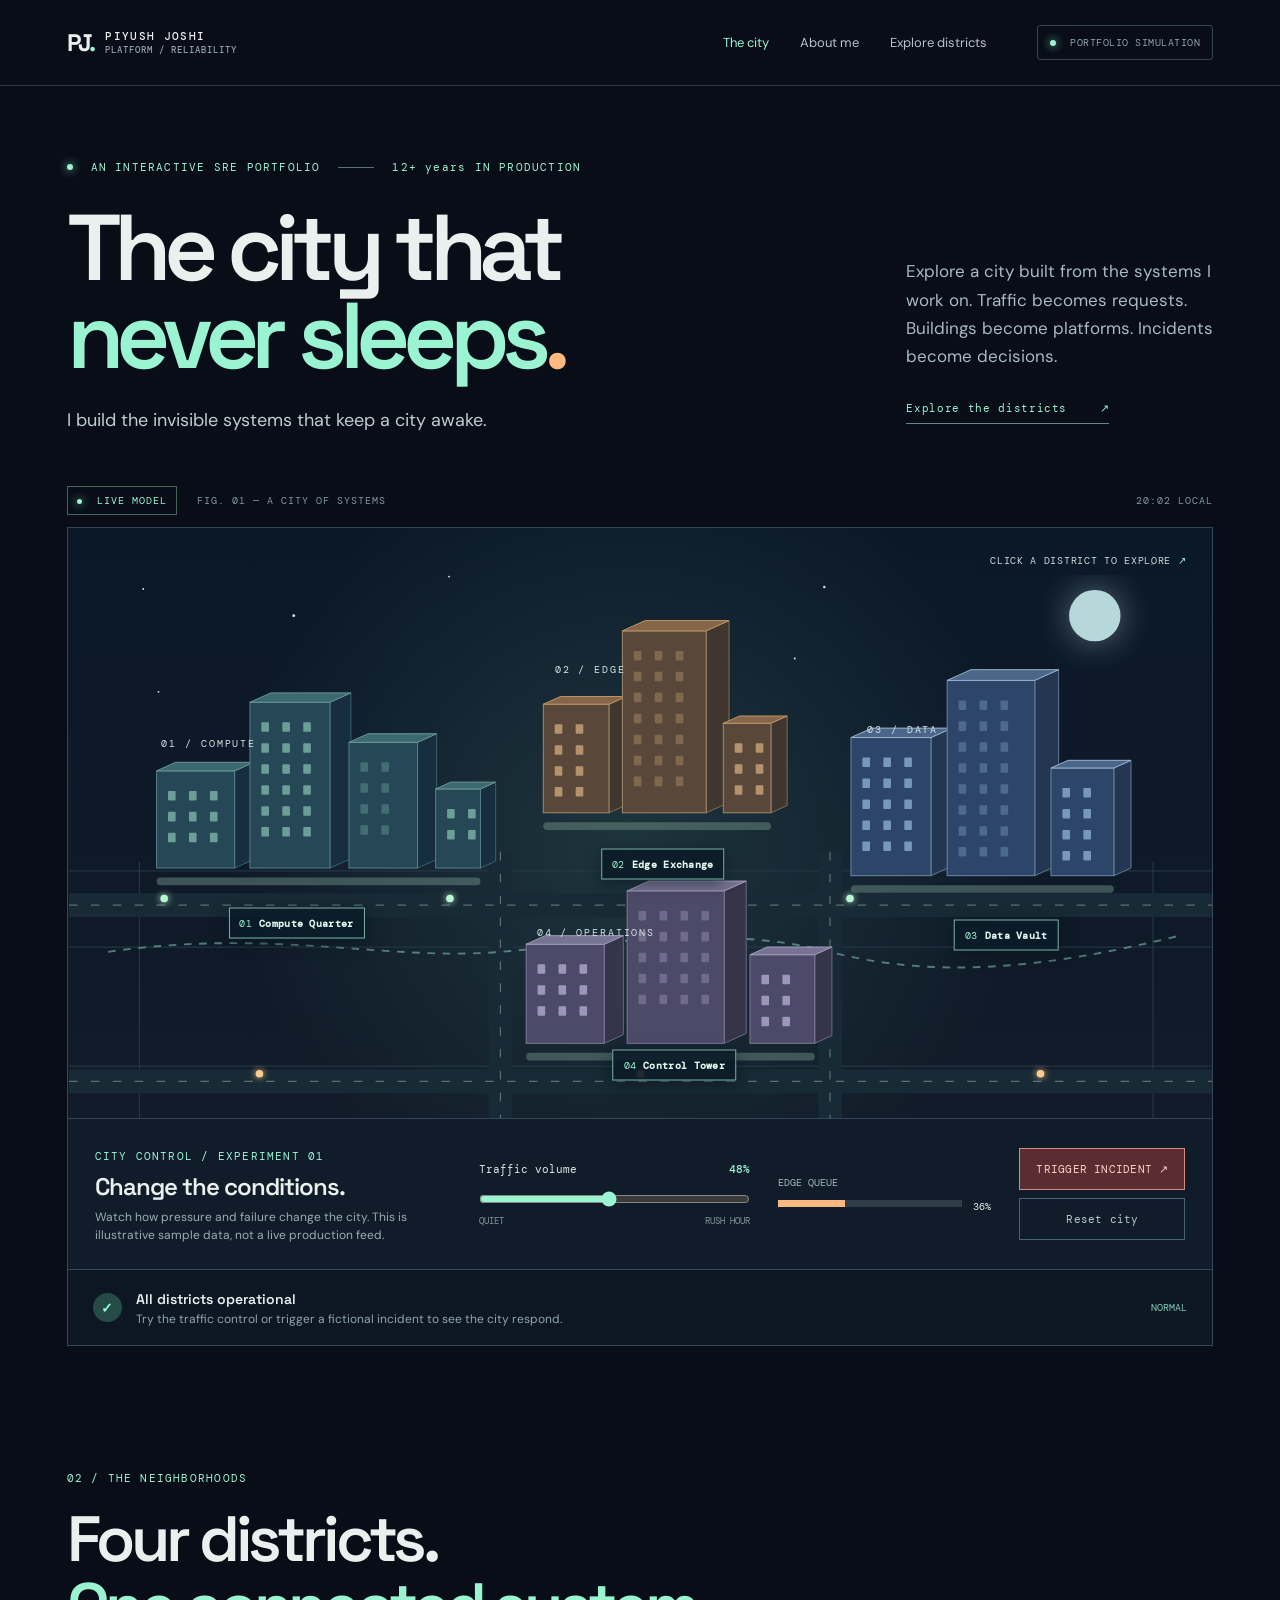
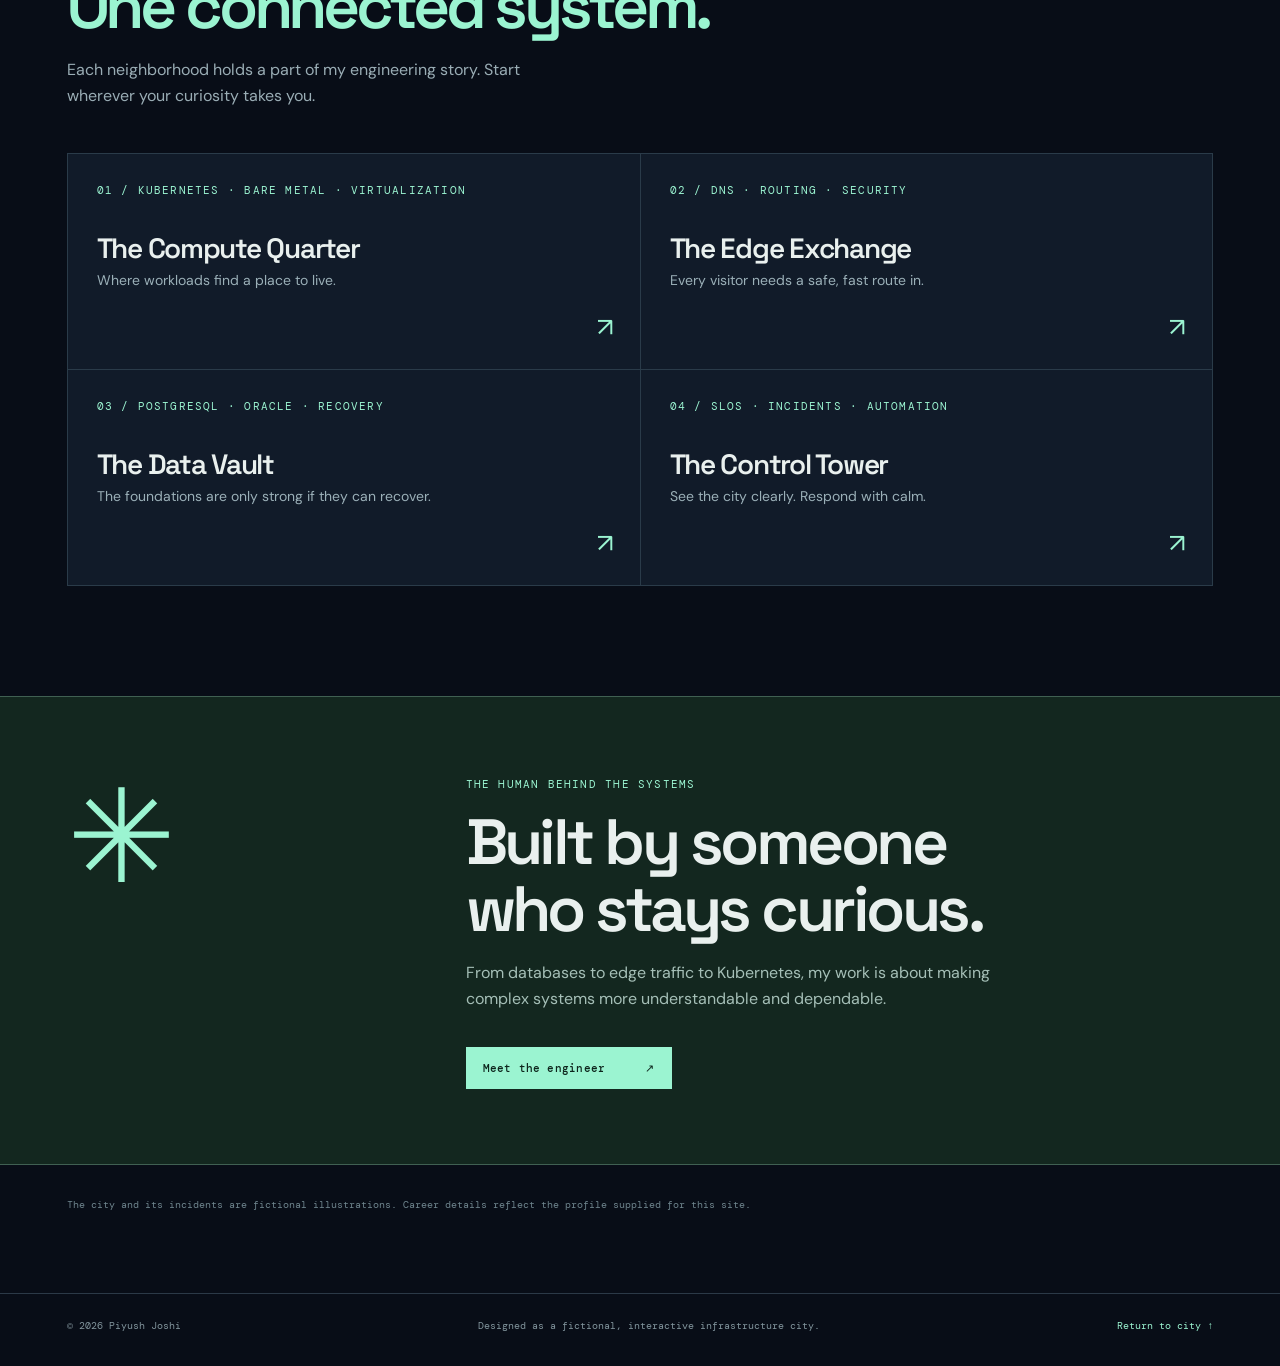
<file: sre-city/index.html>
<!doctype html>
<html lang="en">
<head>
  <meta charset="utf-8">
  <meta name="viewport" content="width=device-width, initial-scale=1">
  <meta name="theme-color" content="#080d17">
  <meta name="description" content="Explore Piyush Joshi's platform and site reliability work as a living city.">
  <title>The City That Never Sleeps — Piyush Joshi</title>
  <link rel="icon" href="favicon.svg" type="image/svg+xml">
  <link rel="stylesheet" href="styles.css">
</head>
<body>
  <a class="skip-link" href="#main">Skip to content</a>
  <div id="app"></div>
  <script src="content.js"></script>
  <script src="app.js"></script>
</body>
</html>
</file>
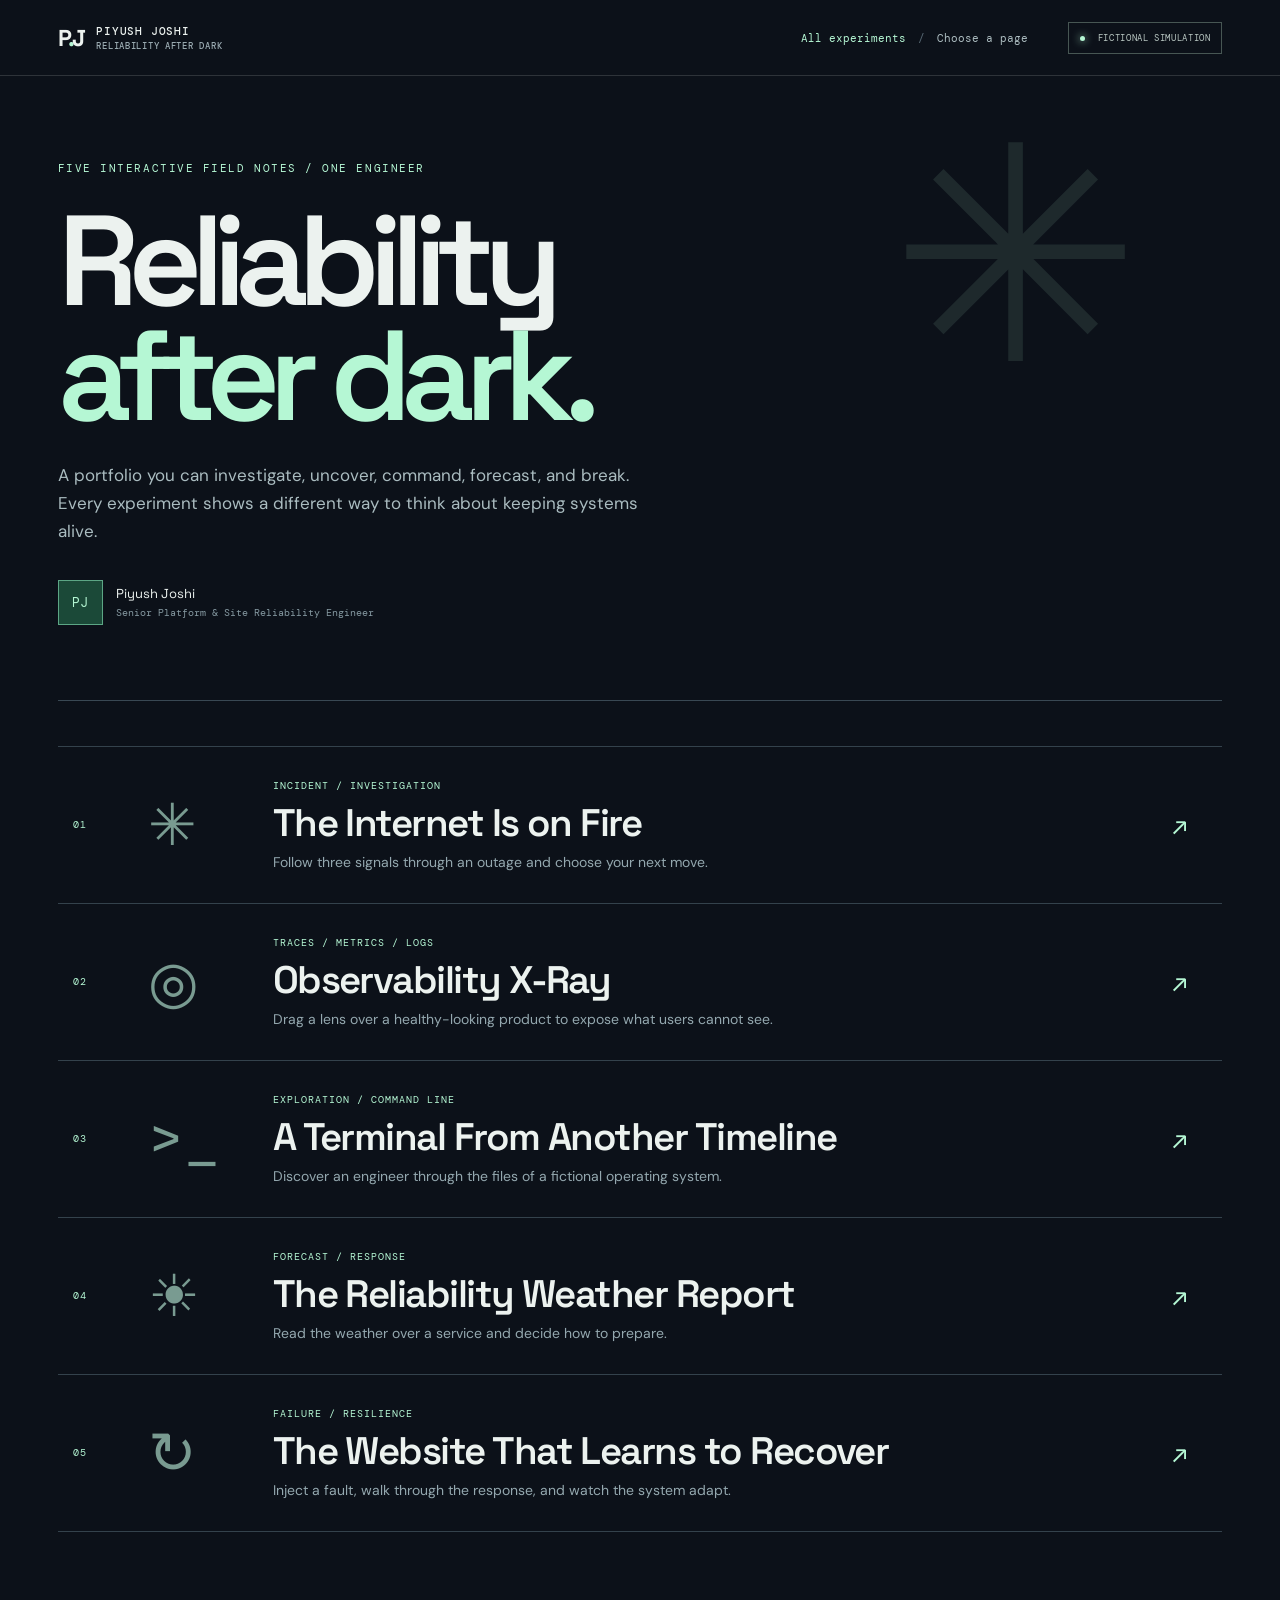
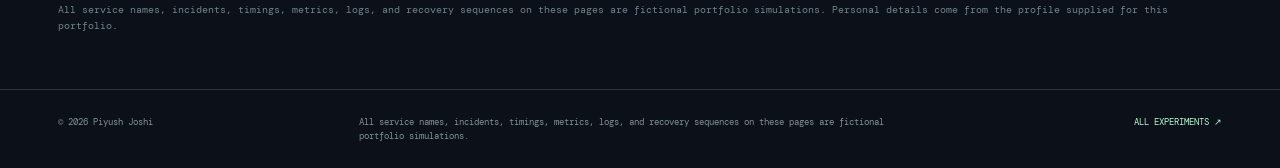
<file: sre-experiments/index.html>
<!doctype html><html lang="en"><head><meta charset="utf-8"><meta name="viewport" content="width=device-width,initial-scale=1"><meta name="theme-color" content="#0b1019"><meta name="description" content="Five interactive experiments in site reliability by Piyush Joshi."><title>Reliability After Dark — Piyush Joshi</title><link rel="stylesheet" href="styles.css"></head><body data-scene="index"><a class="skip" href="#main">Skip to content</a><div id="app"></div><script src="content.js"></script><script src="app.js"></script></body></html>
</file>
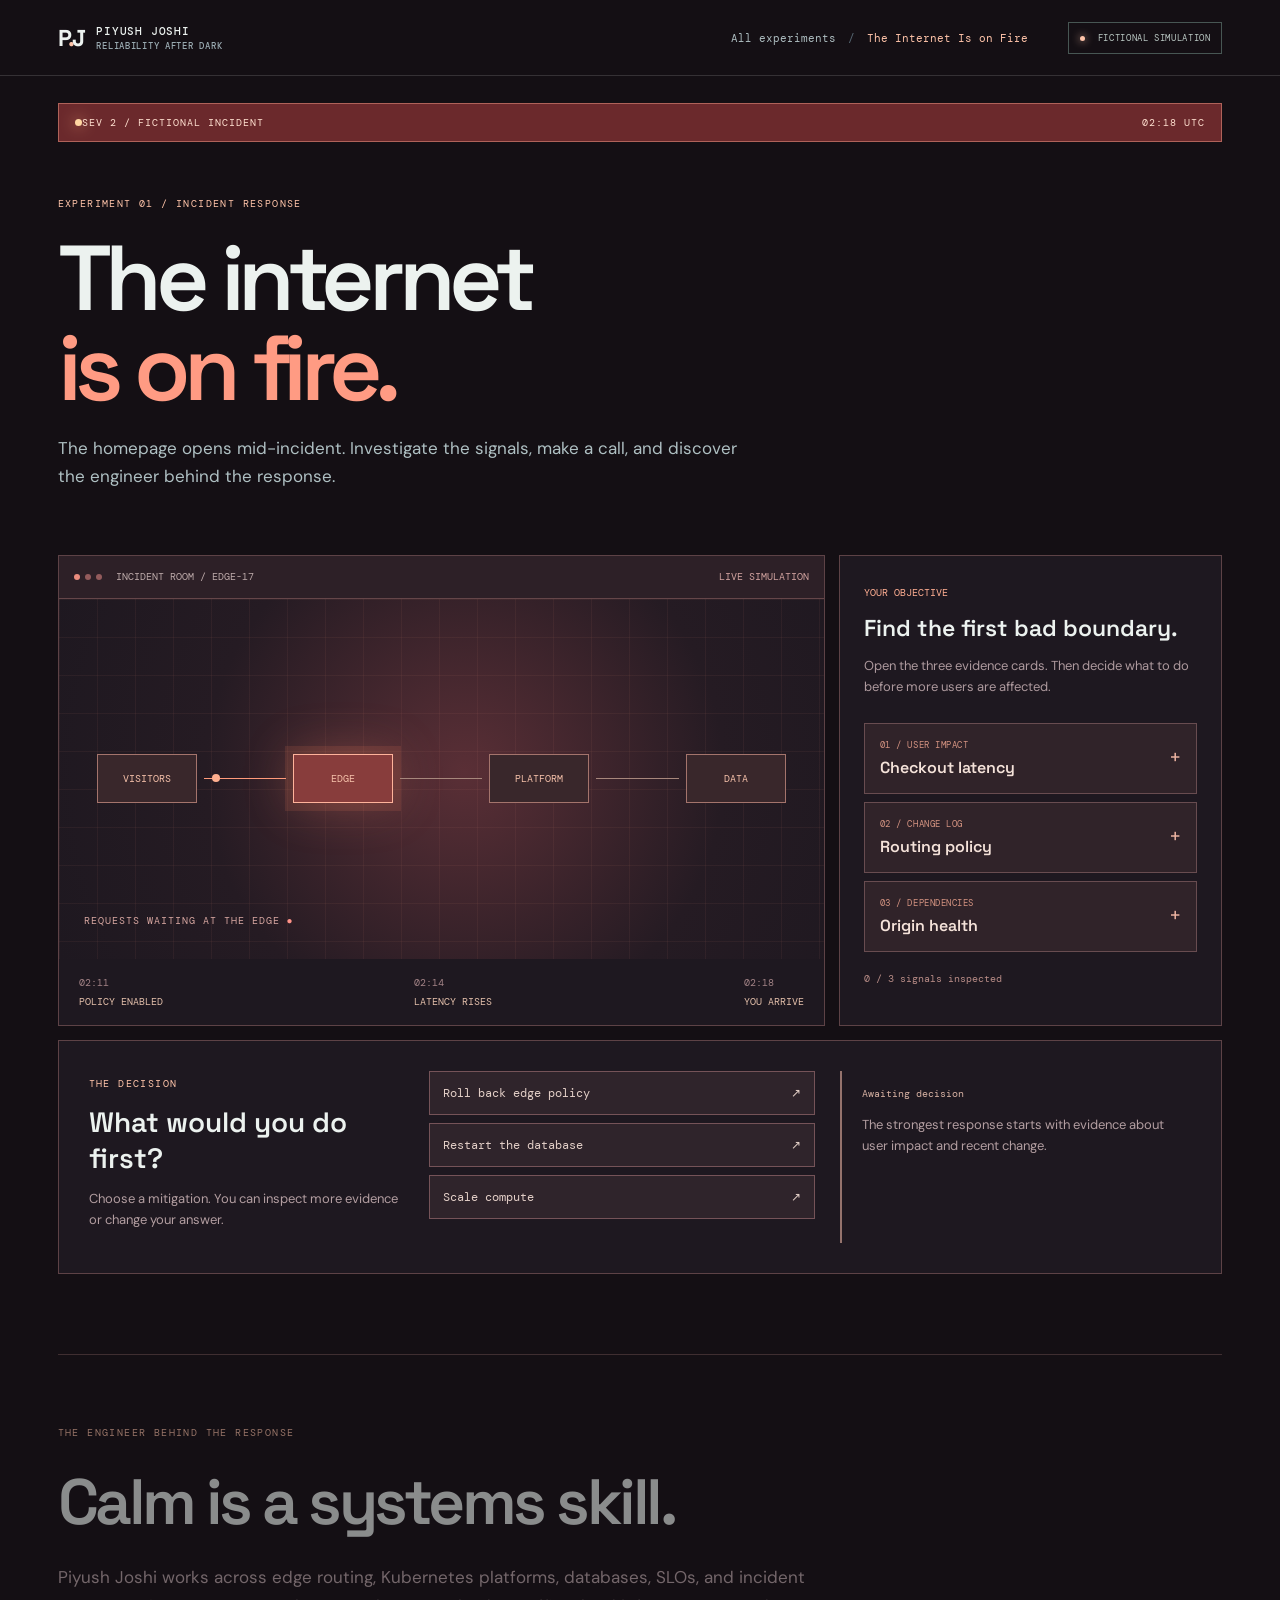
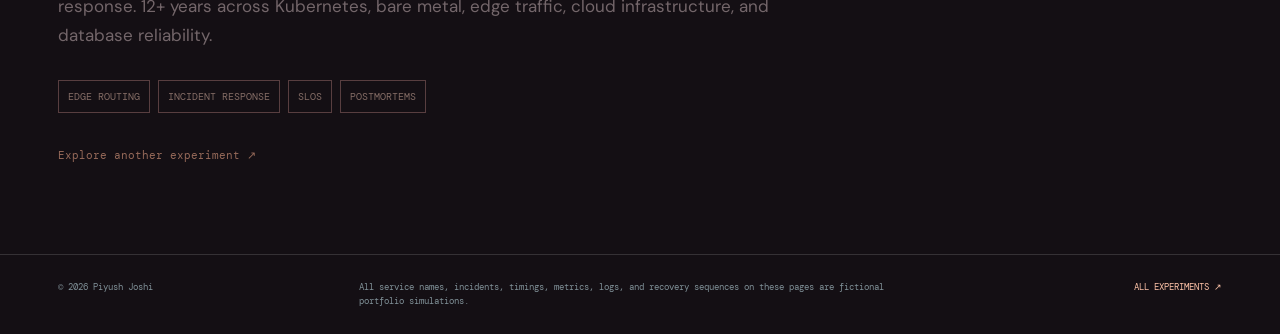
<file: sre-experiments/incident.html>
<!doctype html><html lang="en"><head><meta charset="utf-8"><meta name="viewport" content="width=device-width,initial-scale=1"><meta name="theme-color" content="#180f12"><meta name="description" content="An interactive incident investigation from Piyush Joshi's SRE portfolio."><title>The Internet Is on Fire — Piyush Joshi</title><link rel="stylesheet" href="styles.css"></head><body data-scene="incident"><a class="skip" href="#main">Skip to content</a><div id="app"></div><script src="content.js"></script><script src="app.js"></script></body></html>
</file>
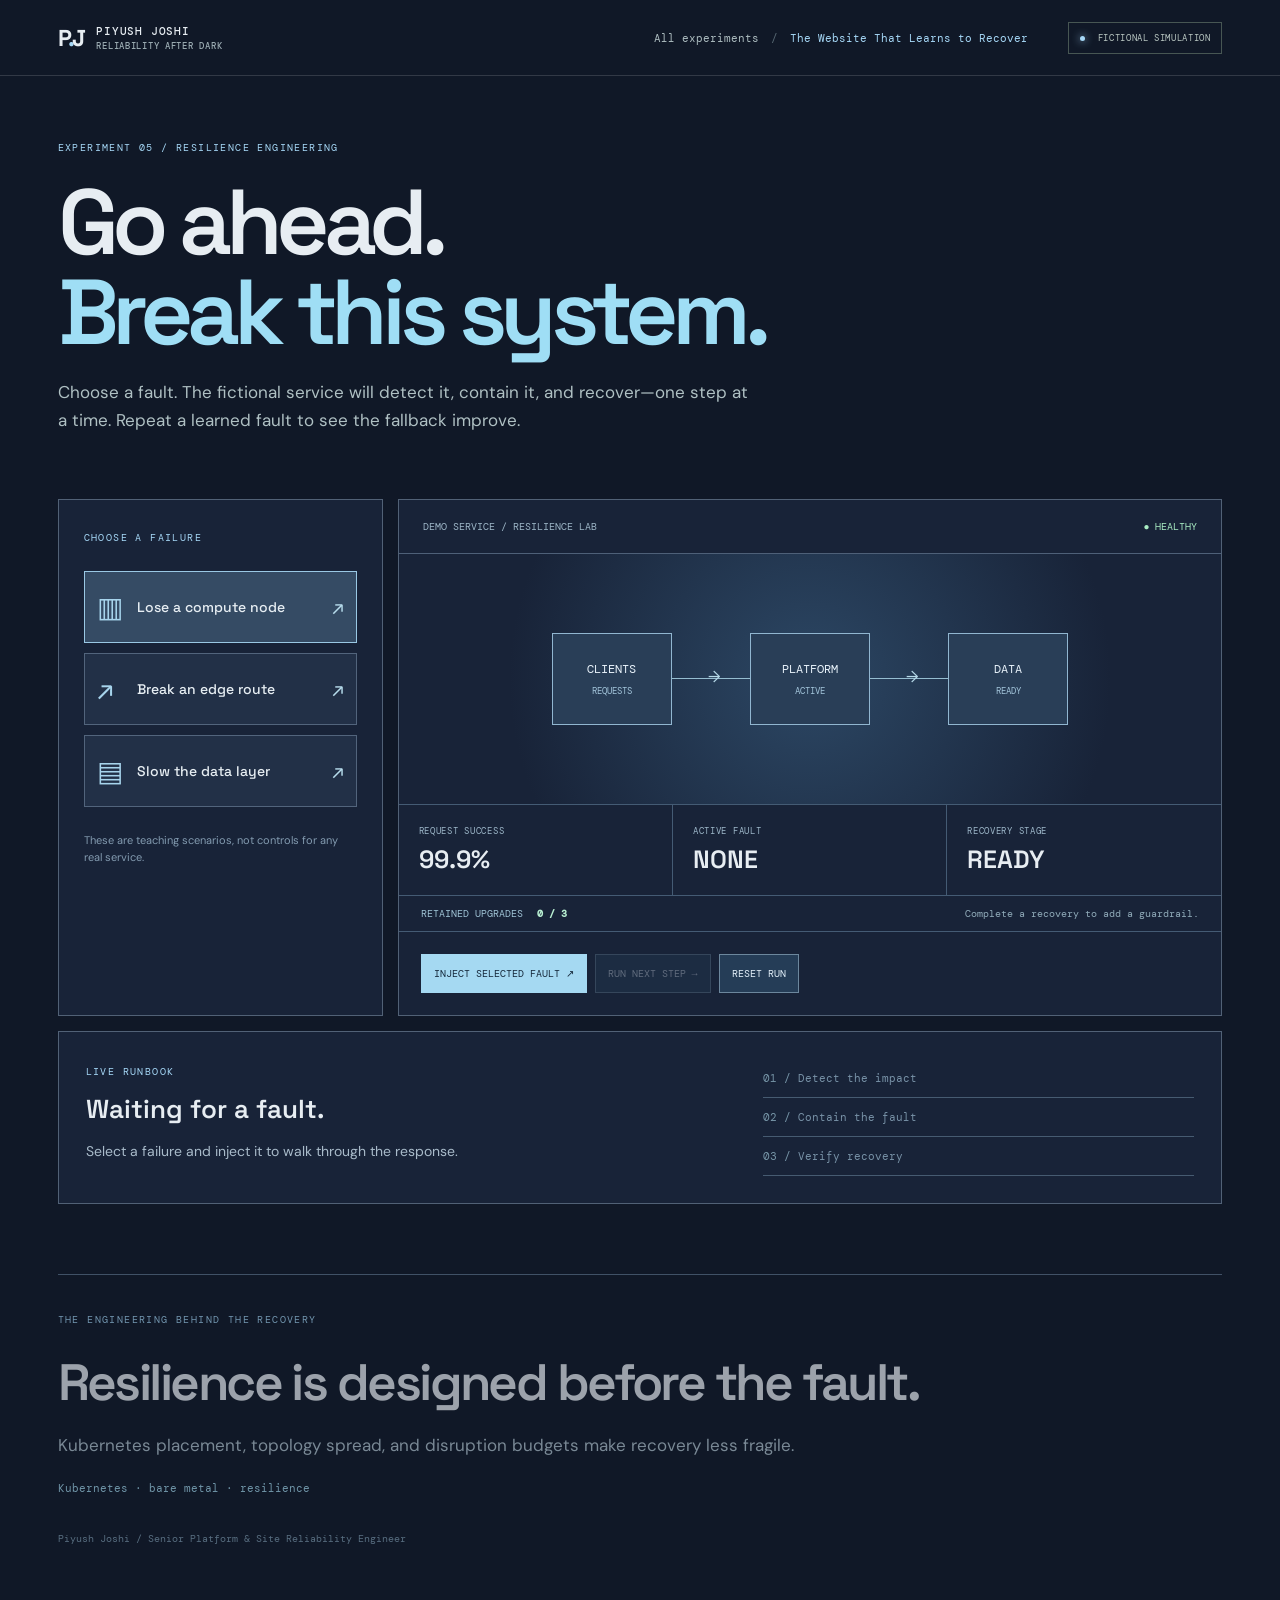
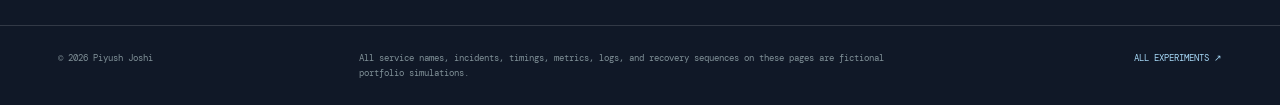
<file: sre-experiments/recover.html>
<!doctype html><html lang="en"><head><meta charset="utf-8"><meta name="viewport" content="width=device-width,initial-scale=1"><meta name="theme-color" content="#101827"><meta name="description" content="Break a fictional service and watch its recovery strategy unfold."><title>The Website That Learns to Recover — Piyush Joshi</title><link rel="stylesheet" href="styles.css"></head><body data-scene="recover"><a class="skip" href="#main">Skip to content</a><div id="app"></div><script src="content.js"></script><script src="app.js"></script></body></html>
</file>
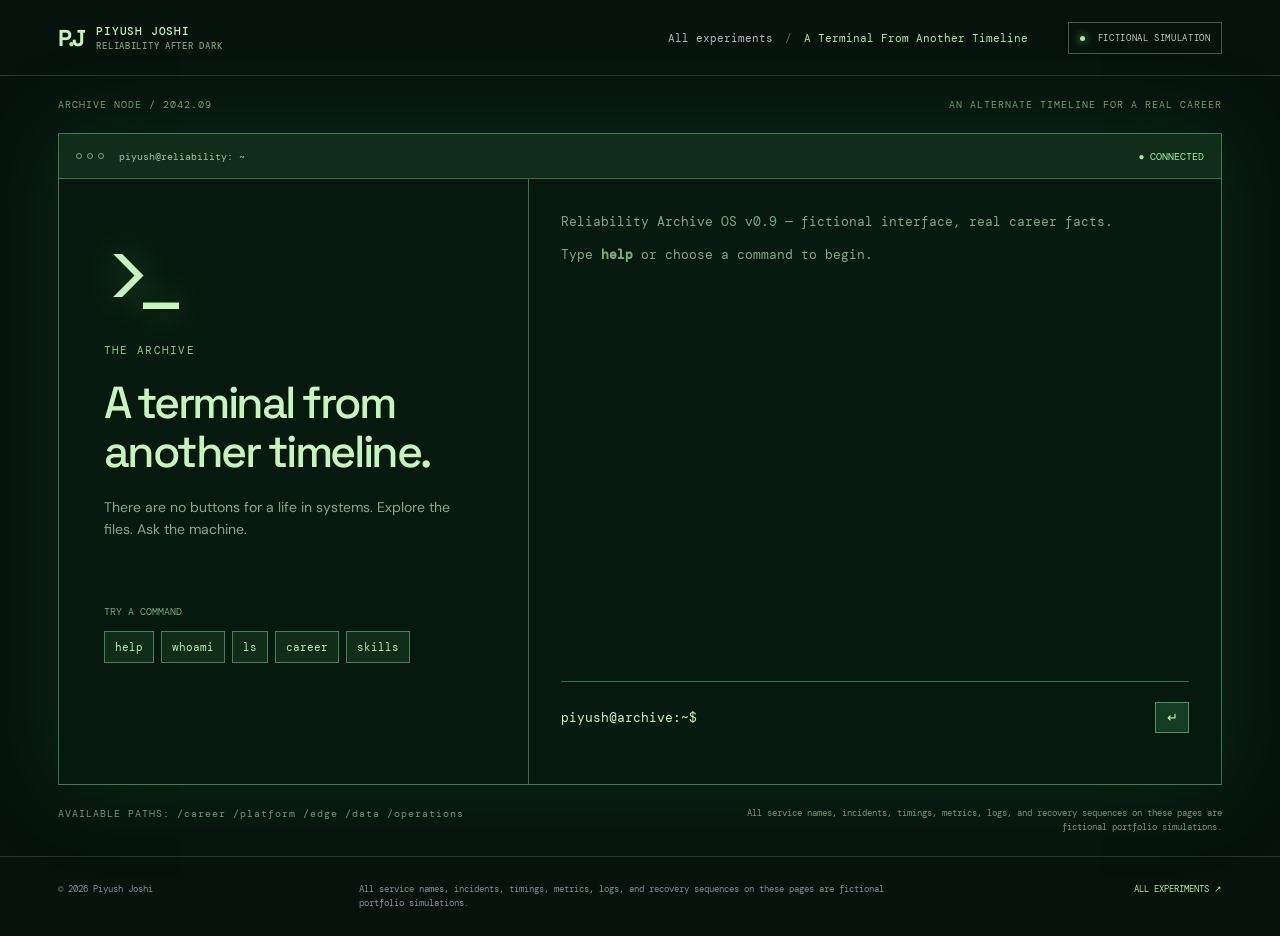
<file: sre-experiments/terminal.html>
<!doctype html><html lang="en"><head><meta charset="utf-8"><meta name="viewport" content="width=device-width,initial-scale=1"><meta name="theme-color" content="#06150e"><meta name="description" content="Explore Piyush Joshi's SRE experience through a fictional terminal."><title>A Terminal From Another Timeline — Piyush Joshi</title><link rel="stylesheet" href="styles.css"></head><body data-scene="terminal"><a class="skip" href="#main">Skip to content</a><div id="app"></div><script src="content.js"></script><script src="app.js"></script></body></html>
</file>
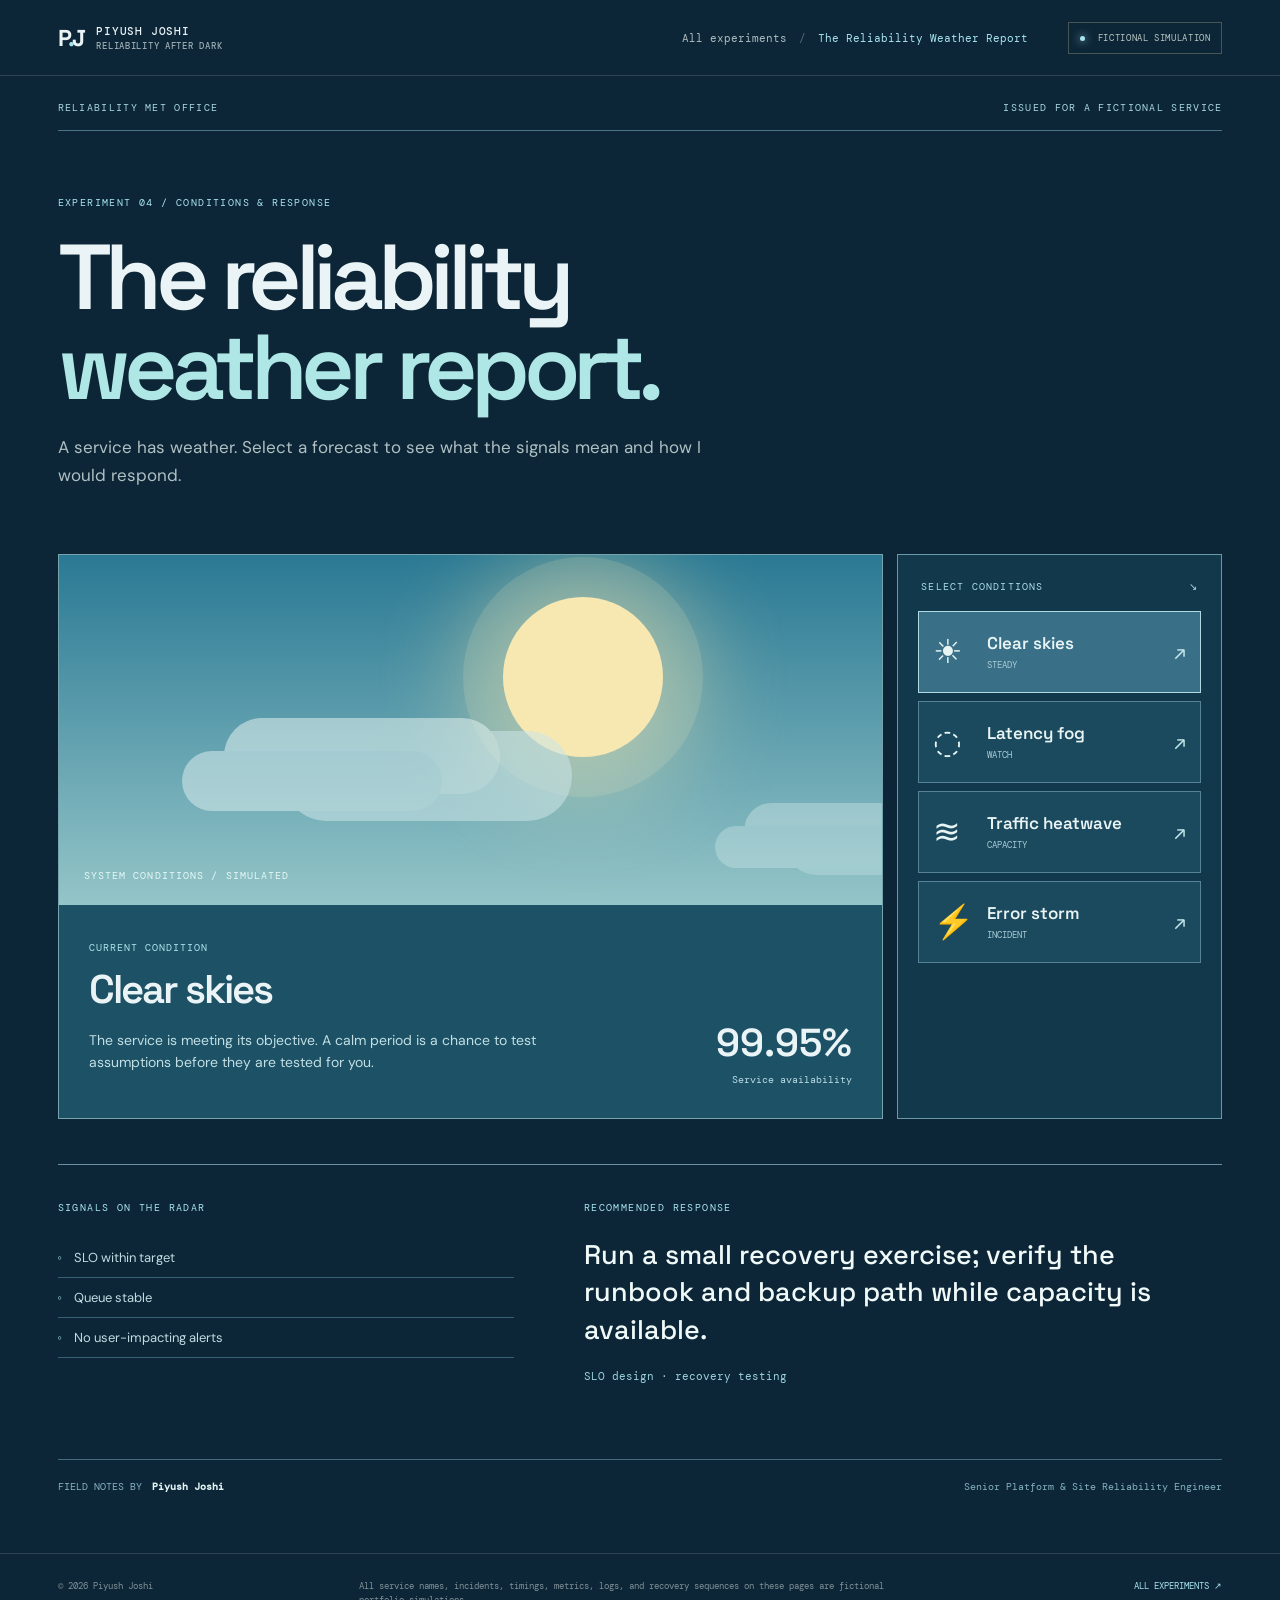
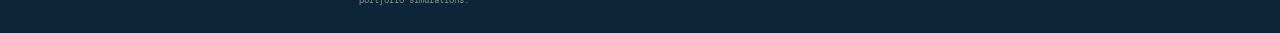
<file: sre-experiments/weather.html>
<!doctype html><html lang="en"><head><meta charset="utf-8"><meta name="viewport" content="width=device-width,initial-scale=1"><meta name="theme-color" content="#102d43"><meta name="description" content="A fictional reliability forecast with SRE response choices."><title>The Reliability Weather Report — Piyush Joshi</title><link rel="stylesheet" href="styles.css"></head><body data-scene="weather"><a class="skip" href="#main">Skip to content</a><div id="app"></div><script src="content.js"></script><script src="app.js"></script></body></html>
</file>
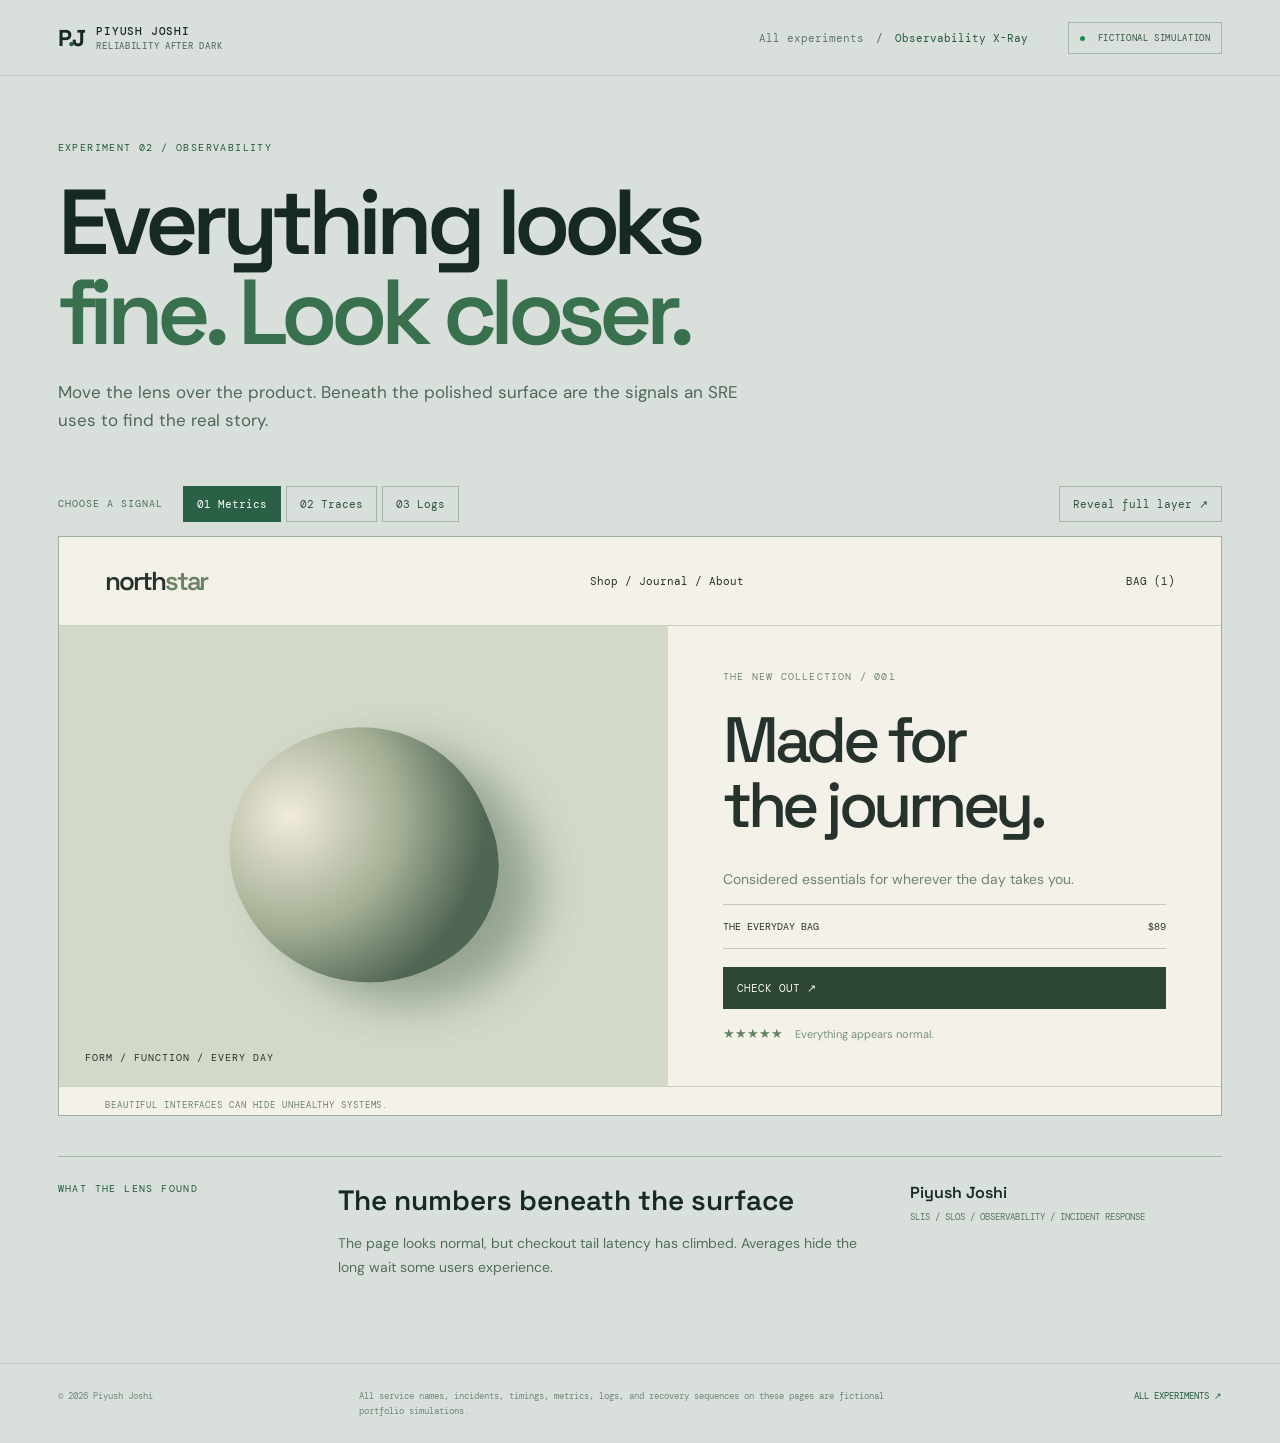
<file: sre-experiments/xray.html>
<!doctype html><html lang="en"><head><meta charset="utf-8"><meta name="viewport" content="width=device-width,initial-scale=1"><meta name="theme-color" content="#d8dfdc"><meta name="description" content="An interactive observability X-ray from Piyush Joshi's SRE portfolio."><title>Observability X-Ray — Piyush Joshi</title><link rel="stylesheet" href="styles.css"></head><body data-scene="xray"><a class="skip" href="#main">Skip to content</a><div id="app"></div><script src="content.js"></script><script src="app.js"></script></body></html>
</file>
<file: sre-city/styles.css>
@import url('https://fonts.googleapis.com/css2?family=DM+Mono:wght@400;500&family=DM+Sans:wght@400;500;600;700&family=Space+Grotesk:wght@400;500;600;700&display=swap');
:root{color-scheme:dark;--bg:#080d17;--panel:#101925;--panel2:#152132;--line:#29394a;--text:#e9f0ee;--muted:#9caeb8;--accent:#9bf4d1;--orange:#ffb880;--danger:#fb837d;--font:DM Sans,Arial,sans-serif;--display:Space Grotesk,Arial,sans-serif;--mono:DM Mono,monospace}
*{box-sizing:border-box}html{scroll-behavior:smooth}body{margin:0;background:var(--bg);color:var(--text);font-family:var(--font);-webkit-font-smoothing:antialiased}button,input{font:inherit}a{color:inherit;text-decoration:none}button{cursor:pointer}.skip-link{position:absolute;top:-100px;left:20px;z-index:30;background:var(--accent);color:var(--bg);padding:12px}.skip-link:focus{top:15px}:focus-visible{outline:2px solid var(--accent);outline-offset:4px}::selection{background:var(--accent);color:var(--bg)}
.site-header{height:86px;max-width:1520px;margin:auto;padding:0 5.2%;display:flex;align-items:center;gap:50px;border-bottom:1px solid #283647}.brand{display:flex;align-items:center;gap:12px;min-width:225px}.brand-mark{font:700 24px var(--display);letter-spacing:-.1em}.brand-dot{color:var(--accent)}.brand-copy{font:500 11px var(--mono);letter-spacing:.12em;line-height:1.5}.brand-copy span{display:block;color:#91a3af;font-size:9px;letter-spacing:.11em}.nav{display:flex;gap:31px;margin-left:auto}.nav a{color:#b6c4ca;font-size:13px;transition:color .2s}.nav a:hover,.nav a[aria-current]{color:var(--accent)}.header-status{white-space:nowrap;font:10px var(--mono);color:#8da5aa;letter-spacing:.05em;border:1px solid #34454f;border-radius:3px;padding:10px 12px}.header-status i,.live-pill span,.pulse-dot{display:inline-block;background:var(--accent);border-radius:50%;width:6px;height:6px;margin-right:8px;box-shadow:0 0 10px var(--accent)}.section-wrap,.intro-wrap,.city-section,.detail-main,.about-main{max-width:1390px;margin-left:auto;margin-right:auto}.intro-wrap{padding:74px 5.2% 54px}.eyebrow,.section-index,.console-kicker,.district-number,.detail-kicker{font:11px var(--mono);color:var(--accent);letter-spacing:.11em}.eyebrow{display:flex;align-items:center;gap:10px}.eyebrow-rule{width:36px;height:1px;background:#57726e;margin:0 8px}.hero-grid{display:grid;grid-template-columns:1.65fr .65fr;gap:60px;align-items:end}.hero h1{font:600 clamp(60px,7.3vw,122px)/.94 var(--display);letter-spacing:-.078em;margin:30px 0 20px}.hero h1 em,.section-heading h2 em{font-style:normal;color:var(--accent)}.hero h1 em span{color:var(--orange)}.hero-lead{font-size:18px;color:#becdd0;margin:28px 0 0}.hero-aside{padding-bottom:15px}.hero-aside p{font-size:17px;line-height:1.65;color:#a9bac1;max-width:330px;margin:0 0 26px}.text-link{font:11px var(--mono);letter-spacing:.06em;color:var(--accent);padding-bottom:8px;border-bottom:1px solid #668a80}.text-link span{padding-left:25px}.text-link:hover{color:#fff}
.city-section{padding:0 5.2%}.city-topline{display:flex;justify-content:space-between;align-items:center;color:#8297a3;font:10px var(--mono);letter-spacing:.1em;padding:0 0 12px}.city-top-left{display:flex;gap:20px;align-items:center}.live-pill{color:var(--accent);border:1px solid #436458;padding:7px 9px}.live-pill span{width:5px;height:5px}.city-stage{height:auto;aspect-ratio:1200/620;min-height:340px;position:relative;background:#101c2b;border:1px solid #334759;overflow:hidden;--traffic-speed:5.88s}.city-svg{width:100%;height:100%;display:block}.moon{fill:#b6d8da;filter:drop-shadow(0 0 18px #b6d8da77)}.horizon{stroke:#273e4a;stroke-width:1;fill:none}.roads>path:first-child{stroke:#172a35;stroke-width:25;fill:none}.road-dash{stroke:#5b706f;stroke-width:1.3;stroke-dasharray:9 14;fill:none}.rail{fill:none;stroke:#7fbbaf;stroke-width:2;stroke-dasharray:8 8;opacity:.6}.building-front{fill:#254756;stroke:#56838c;stroke-width:1}.building-side{fill:#162e3f;stroke:#3c6571;stroke-width:1}.building-roof{fill:#3b6972;stroke:#6f9a96;stroke-width:1}.building .window{fill:#a5e5ce;opacity:.55}.building:nth-child(3n) .window{opacity:.24}.building.amber .building-front{fill:#594839;stroke:#a78d6e}.building.amber .building-side{fill:#3e362f;stroke:#8a7055}.building.amber .building-roof{fill:#866649;stroke:#c29865}.building.amber .window{fill:#ffd197}.building.blue .building-front{fill:#2d4568;stroke:#6c88a7}.building.blue .building-side{fill:#253652;stroke:#637e97}.building.blue .building-roof{fill:#4b6688;stroke:#9ebad0}.building.blue .window{fill:#b4ddff}.building.violet .building-front{fill:#4d4968;stroke:#847b9f}.building.violet .building-side{fill:#353448;stroke:#716b8e}.building.violet .building-roof{fill:#777392;stroke:#a5a0bf}.building.violet .window{fill:#e0d6ff}.city-labels text{fill:#d4e4e4;font:11px var(--mono);letter-spacing:2px}.ground-detail rect{fill:#6c8b82;opacity:.5}.car{fill:#b8f8d3;filter:drop-shadow(0 0 4px #b8f8d3);animation:drive var(--traffic-speed) linear infinite}.c2{animation-delay:-1.9s}.c3{animation-delay:-3.7s}.c4,.c5,.c6{animation-direction:reverse;fill:#ffcb8e;filter:drop-shadow(0 0 4px #ffcb8e)}.c5{animation-delay:-2.5s}.c6{animation-delay:-4.5s}@keyframes drive{to{transform:translateX(1200px)}}.rush-hour .car{filter:drop-shadow(0 0 9px #ffdba2)}.map-pins{position:absolute;inset:0;pointer-events:none}.map-pin{position:absolute;pointer-events:auto;display:flex;align-items:center;gap:7px;transform:translate(-50%,-50%);border:1px solid #7cb2a7;background:#0c1b28e8;color:#dff8ed;padding:8px 10px;min-width:max-content;font:10px var(--mono);letter-spacing:.03em;transition:background .2s,transform .2s,box-shadow .2s;box-shadow:0 4px 15px #06121a88}.map-pin:hover,.map-pin:focus-visible{background:#24534d;transform:translate(-50%,-54%);box-shadow:0 0 0 3px #91f5cc55}.map-pin span{color:var(--accent)}.pin-platform{left:20%;top:67%}.pin-edge{left:52%;top:57%}.pin-data{left:82%;top:69%}.pin-operations{left:53%;top:91%}.stage-hint{position:absolute;right:18px;top:18px;color:#ccdbda;font:10px var(--mono);letter-spacing:.07em;background:#0a1928cf;padding:8px}.stage-hint span{color:var(--accent)}.has-incident:after{content:"";position:absolute;inset:0;pointer-events:none;background:linear-gradient(90deg,transparent 20%,#fa776d16 50%,transparent 80%)}.has-incident .city-svg{filter:saturate(.78)}.has-incident .map-pin{border-color:#e58d7d}.incident-edge .pin-edge,.incident-platform .pin-platform,.incident-data .pin-data,.incident-operations .pin-operations{background:#8d3938;color:#fff;animation:pin-alert 1.1s infinite alternate}@keyframes pin-alert{to{box-shadow:0 0 0 8px #fa817b33}}.has-incident .live-pill{border-color:#bc7469;color:#ffaaa2}.has-incident .live-pill span{background:#ffaaa2}
.city-console{display:grid;grid-template-columns:1.25fr .95fr .75fr auto;gap:28px;align-items:center;background:#111c2a;border:1px solid #34485b;border-top:0;padding:25px 27px}.console-heading h2{font:600 24px var(--display);letter-spacing:-.04em;margin:6px 0}.console-heading p{font-size:12px;color:#9aadb5;line-height:1.5;max-width:315px;margin:0}.console-control label{font:11px var(--mono);display:flex;justify-content:space-between;color:#d8e7e6}.console-control label strong{color:var(--accent);font-weight:500}.console-control input{width:100%;margin:15px 0 8px;accent-color:var(--accent);cursor:pointer}.range-labels{display:flex;justify-content:space-between;color:#8197a0;font:9px var(--mono)}.console-metric{display:grid;grid-template-columns:1fr auto;gap:11px;font:10px var(--mono);color:#a2b7be}.console-metric strong{color:#e4eeec;font-weight:400;grid-column:2;grid-row:2}.metric-track{grid-column:1;grid-row:2;height:7px;background:#2d3e48;overflow:hidden}.metric-track span{display:block;height:100%;background:var(--orange);transition:width .2s}.console-actions{display:flex;flex-direction:column;gap:8px}.button-danger,.button-plain,.button-primary{font:11px var(--mono);letter-spacing:.02em;border-radius:0;padding:13px 16px;white-space:nowrap}.button-danger{border:1px solid #d68b7d;color:#ffd0c5;background:#5a2d32}.button-danger:hover{background:#793d42}.button-plain{border:1px solid #496171;color:#b7c9ce;background:transparent}.button-plain:hover{background:#293d4c}.incident-readout{display:flex;gap:14px;align-items:center;background:#0d1723;border:1px solid #34485b;border-top:0;padding:18px 25px}.readout-icon{display:grid;place-items:center;background:#244b45;color:var(--accent);width:29px;height:29px;border-radius:50%;font:700 14px var(--mono);flex:none}.readout-icon.active{background:#613236;color:#ffb5a7}.incident-readout strong{font:600 14px var(--display)}.incident-readout p{color:#8fa5af;font-size:12px;margin:2px 0 0}.readout-state{margin-left:auto;color:#7fcdb5;font:10px var(--mono)}.readout-icon.active~.readout-state{color:var(--danger)}
.district-section{padding:120px 5.2% 110px;scroll-margin-top:30px}.section-heading h2{font:600 clamp(42px,5vw,76px)/1.04 var(--display);letter-spacing:-.065em;margin:19px 0 18px}.section-heading>p{max-width:500px;color:#9aadb5;font-size:16px;line-height:1.6}.district-grid{display:grid;grid-template-columns:repeat(2,1fr);gap:1px;background:#2a3b49;border:1px solid #2a3b49;margin-top:44px}.district-card{position:relative;display:flex;flex-direction:column;min-height:215px;padding:29px;background:#111b29;transition:background .2s}.district-card:hover{background:#1b2c3a}.district-card-title{font:600 28px var(--display);letter-spacing:-.045em;margin-top:33px}.district-card-desc{font-size:14px;color:#9bb0b8;margin-top:5px}.district-arrow{position:absolute;right:27px;bottom:25px;color:var(--accent);font-size:26px}.closing{padding:75px 5.2%;display:grid;grid-template-columns:1fr 2fr;gap:25px;background:#13271f;border-top:1px solid #406052;border-bottom:1px solid #406052}.closing-mark{font-size:130px;line-height:1;color:var(--accent);font-family:var(--display)}.closing h2{font:600 clamp(42px,5vw,70px)/1.06 var(--display);letter-spacing:-.055em;margin:16px 0}.closing p{max-width:565px;color:#a5bfb7;line-height:1.6}.button-primary{display:inline-flex;gap:40px;background:var(--accent);color:#0d251c;border:1px solid var(--accent);margin-top:20px;font-weight:500}.button-primary:hover{background:#c1ffe5}.simulation-note{color:#6f858e;font:10px var(--mono);line-height:1.6;padding:22px 5.2% 70px}.site-footer{max-width:1390px;margin:auto;border-top:1px solid #2b3947;padding:25px 5.2% 34px;display:flex;justify-content:space-between;gap:15px;color:#82959d;font:10px var(--mono)}.site-footer a{color:var(--accent)}
.detail-main,.about-main{padding:0 5.2%}.detail-breadcrumb{display:flex;gap:13px;color:#879da5;font:10px var(--mono);letter-spacing:.08em;padding:29px 0}.detail-breadcrumb a:hover{color:var(--accent)}.detail-hero{position:relative;overflow:hidden;min-height:390px;display:flex;align-items:end;padding:50px;background:#1d3439;border:1px solid #547479}.detail-hero:before{content:"";position:absolute;inset:0;background:linear-gradient(110deg,#0a1825 8%,#102631bb 58%,transparent),repeating-linear-gradient(90deg,transparent 0 55px,#ffffff0b 56px 57px),repeating-linear-gradient(0deg,transparent 0 55px,#ffffff0b 56px 57px)}.district-edge{background:#3e3025;border-color:#7d6448}.district-data{background:#253a59;border-color:#627f9e}.district-operations{background:#3a344b;border-color:#756d94}.detail-hero-copy{position:relative;z-index:1;max-width:760px}.detail-kicker{color:var(--accent)}.detail-hero h1{font:600 clamp(58px,7vw,108px)/1 var(--display);letter-spacing:-.075em;margin:22px 0 10px}.detail-hero h1 span{color:var(--accent)}.detail-hero p{color:#cadcd9;font-size:18px}.detail-symbol{position:absolute;right:8%;top:7%;font:400 260px var(--display);color:#d9fff814;line-height:1}.detail-layout{display:grid;grid-template-columns:2fr .8fr;gap:10%;padding:80px 0}.detail-story h2{font:500 clamp(27px,3vw,40px)/1.25 var(--display);letter-spacing:-.04em;margin:22px 0;max-width:850px}.detail-story>p,.detail-aside p{line-height:1.75;color:#a7b9c0;font-size:16px}.detail-story blockquote{border-left:2px solid var(--accent);margin:40px 0 0;padding:7px 0 7px 25px;font:500 21px var(--display);color:#cceddf}.detail-aside{border-top:1px solid #4b655d;padding-top:18px}.detail-aside strong{display:block;font:600 25px var(--display);margin-top:21px}.detail-aside p{font-size:13px}.detail-practices{padding:30px 0 75px}.detail-practices .section-heading h2{font-size:50px}.practice-grid{display:grid;grid-template-columns:repeat(3,1fr);border-top:1px solid #364856;margin-top:35px}.practice-grid article{padding:28px 27px 20px 0;border-right:1px solid #364856}.practice-grid article+article{padding-left:27px}.practice-grid article:last-child{border:0}.practice-grid span{color:var(--accent);font:11px var(--mono)}.practice-grid h3{font:600 24px var(--display);margin:24px 0 8px}.practice-grid p{color:#9fb1b8;font-size:14px;line-height:1.6}.toolbelt{border-top:1px solid #364856;padding:35px 0 70px}.toolbelt>div{display:flex;flex-wrap:wrap;gap:10px;margin-top:25px}.toolbelt>div span{border:1px solid #4a5e68;color:#b7cacc;padding:10px 12px;font:11px var(--mono)}.detail-next{display:flex;justify-content:space-between;border-top:1px solid #364856;padding:28px 0 90px;color:var(--accent);font:11px var(--mono)}
.about-hero{padding:55px 0 100px;border-bottom:1px solid #344859}.about-hero h1{font:600 clamp(62px,8vw,125px)/.98 var(--display);letter-spacing:-.075em;max-width:900px;margin:30px 0}.about-hero h1 em{font-style:normal;color:var(--accent)}.about-hero>p{font-size:20px;color:#aebfc5;max-width:670px;line-height:1.6}.about-stat{display:flex;gap:22px;align-items:center;margin-top:50px}.about-stat strong{font:600 44px var(--display);color:var(--orange)}.about-stat span{font:11px/1.6 var(--mono);color:#91a7b0}.about-body{display:grid;grid-template-columns:1fr 1.2fr;gap:80px;padding:95px 0;border-bottom:1px solid #344859}.about-body h2{font:600 55px/1.1 var(--display);letter-spacing:-.06em;max-width:480px}.about-body p{font-size:17px;line-height:1.75;color:#aabdc3}.career-section{padding:100px 0}.career-list{border-top:1px solid #344859;margin-top:40px}.career-list article{display:grid;grid-template-columns:50px 1.2fr 1.7fr 160px;gap:18px;align-items:start;padding:28px 0;border-bottom:1px solid #344859}.career-list span,.career-list small{font:11px var(--mono);color:var(--accent)}.career-list h3{font:600 24px var(--display);margin:0}.career-list p{margin:0;color:#aabdc3;font-size:14px;line-height:1.6}.career-list small{text-align:right;color:#91a5ad}.about-contact{background:#14251f;border:1px solid #426153;padding:50px;margin-bottom:50px}.about-contact h2{font:600 50px var(--display);letter-spacing:-.055em;margin:18px 0 8px}.about-contact p{color:#a5bdb4}.contact-links{display:flex;gap:22px;margin-top:35px}.contact-links a{font:11px var(--mono);color:var(--accent);border-bottom:1px solid #709d87;padding-bottom:7px}.about-main .simulation-note{padding:0 0 35px}
@media(max-width:1050px){.site-header{gap:20px}.header-status{display:none}.hero-grid{grid-template-columns:1fr 280px}.city-console{grid-template-columns:1fr 1fr}.console-actions{flex-direction:row}.city-stage{min-height:0}.detail-layout{gap:50px}}
@media(max-width:700px){.site-header{height:auto;min-height:70px;padding:15px 5%;flex-wrap:wrap}.brand{min-width:0}.brand-copy{font-size:9px}.brand-copy span{font-size:8px}.nav{order:2;width:100%;justify-content:space-between;margin:0;gap:10px}.nav a{font-size:12px}.intro-wrap{padding:56px 5% 35px}.eyebrow{font-size:9px;flex-wrap:wrap}.hero-grid{display:block}.hero h1{font-size:clamp(54px,12vw,83px);margin-top:22px}.hero-lead{font-size:15px}.hero-aside{margin-top:32px}.hero-aside p{max-width:100%;font-size:14px}.city-section{padding:0 5%}.city-topline{font-size:8px}.city-top-left{gap:8px}.sim-clock{display:none}.city-stage{aspect-ratio:1/1;min-height:0}.city-svg{width:190%;max-width:none;transform:translateX(-24%)}.map-pin{font-size:8px;padding:6px}.map-pin b{display:none}.pin-platform{left:14%;top:60%}.pin-edge{left:51%;top:50%}.pin-data{left:84%;top:62%}.pin-operations{left:52%;top:85%}.stage-hint{font-size:8px;top:9px;right:8px}.city-console{display:grid;grid-template-columns:1fr;gap:25px;padding:22px}.console-control{max-width:100%}.console-actions{flex-direction:row}.console-actions button{flex:1;font-size:9px;padding:12px 8px}.incident-readout{align-items:start;padding:15px}.incident-readout p{font-size:11px}.readout-state{display:none}.district-section{padding:85px 5%}.section-heading h2{font-size:46px}.district-grid{grid-template-columns:1fr}.district-card{min-height:170px;padding:22px}.district-card-title{margin-top:28px;font-size:25px}.district-number{font-size:9px}.closing{grid-template-columns:1fr;padding:45px 5%}.closing-mark{font-size:75px}.closing h2{font-size:47px}.site-footer{padding:23px 5%;flex-wrap:wrap;font-size:9px}.site-footer span:nth-child(2){display:none}.detail-main,.about-main{padding:0 5%}.detail-hero{min-height:300px;padding:25px}.detail-hero h1{font-size:58px}.detail-hero p{font-size:15px}.detail-symbol{font-size:150px;right:2%}.detail-layout{display:block;padding:55px 0}.detail-story h2{font-size:28px}.detail-story>p{font-size:15px}.detail-aside{margin-top:40px}.practice-grid{grid-template-columns:1fr}.practice-grid article,.practice-grid article+article{border-right:0;border-bottom:1px solid #364856;padding:23px 0}.detail-practices .section-heading h2{font-size:40px}.toolbelt{padding-bottom:45px}.detail-next{padding-bottom:55px;font-size:9px}.about-hero{padding:50px 0 65px}.about-hero h1{font-size:57px}.about-hero>p{font-size:17px}.about-body{display:block;padding:65px 0}.about-body h2{font-size:44px}.about-body p{font-size:15px}.career-section{padding:70px 0}.career-list article{grid-template-columns:35px 1fr;gap:9px}.career-list p{grid-column:2}.career-list small{grid-column:2;text-align:left}.about-contact{padding:28px}.about-contact h2{font-size:38px}}
@media(prefers-reduced-motion:reduce){html{scroll-behavior:auto}*,*:before,*:after{animation-duration:.01ms!important;transition-duration:.01ms!important}}
</file>
<file: sre-experiments/styles.css>
@import url('https://fonts.googleapis.com/css2?family=DM+Mono:wght@400;500&family=DM+Sans:wght@400;500;600;700&family=Space+Grotesk:wght@400;500;600;700&display=swap');
:root{--ink:#ecf2ef;--muted:#9aaab1;--line:#34424c;--bg:#0b1019;--lime:#b5f7d4;--red:#ff9389;--mono:DM Mono,monospace;--body:DM Sans,Arial,sans-serif;--display:Space Grotesk,Arial,sans-serif;color-scheme:dark}*{box-sizing:border-box}html{scroll-behavior:smooth}body{margin:0;background:var(--bg);color:var(--ink);font-family:var(--body);-webkit-font-smoothing:antialiased}a{color:inherit;text-decoration:none}button,input{font:inherit}button{cursor:pointer}[hidden]{display:none!important}::selection{background:var(--lime);color:#06130e}:focus-visible{outline:2px solid var(--lime);outline-offset:3px}.skip{position:absolute;z-index:100;top:-100px;left:20px;background:var(--lime);color:#06130e;padding:10px}.skip:focus{top:14px}.site-head{height:76px;padding:0 clamp(20px,4.5vw,72px);border-bottom:1px solid #ffffff24;display:flex;align-items:center;gap:40px;position:relative;z-index:4}.site-logo{display:flex;align-items:center;gap:12px;min-width:225px}.logo-glyph{font:700 23px var(--display);letter-spacing:-.09em}.logo-glyph span{color:var(--lime)}.logo-text{font:500 11px var(--mono);letter-spacing:.07em}.logo-text small{display:block;color:var(--muted);font-size:9px;letter-spacing:.08em;margin-top:2px}.main-nav{display:flex;align-items:center;gap:12px;margin-left:auto;font:11px var(--mono);color:#adbdc0}.main-nav a:hover,.main-nav [aria-current]{color:var(--lime)}.nav-divider{color:#566772}.head-status{font:9px var(--mono);letter-spacing:.07em;white-space:nowrap;color:#b9c7c2;border:1px solid #475653;padding:9px 11px}.head-status i{display:inline-block;width:5px;height:5px;background:var(--lime);border-radius:50%;box-shadow:0 0 8px var(--lime);margin-right:7px}.site-foot{display:flex;justify-content:space-between;gap:30px;padding:25px clamp(20px,4.5vw,72px);border-top:1px solid #ffffff24;color:#809198;font:9px/1.6 var(--mono)}.site-foot span:nth-child(2){max-width:570px}.site-foot a{color:var(--lime);white-space:nowrap}.page-intro{padding:65px 0 48px}.page-index,.section-label{font:10px var(--mono);letter-spacing:.14em;color:var(--lime)}.page-intro h1{font:600 clamp(55px,7.2vw,108px)/.98 var(--display);letter-spacing:-.07em;margin:23px 0 20px}.page-intro h1 em{font-style:normal;color:var(--lime)}.page-intro>p{font-size:17px;line-height:1.65;color:#afc0c3;max-width:690px}.index-main,.incident-main,.xray-main,.terminal-main,.weather-main,.recover-main{max-width:1480px;padding:0 clamp(20px,4.5vw,72px);margin:auto}
/* Index: an editorial directory rather than another dashboard. */
body[data-scene=index]{background:#0c1119}.index-hero{position:relative;min-height:550px;padding:85px 0 75px;border-bottom:1px solid #394853;overflow:hidden}.index-star{position:absolute;right:7%;top:32px;font:300px var(--display);color:#b5f7d41a;line-height:1}.index-eyebrow{font:11px var(--mono);letter-spacing:.14em;color:var(--lime)}.index-hero h1{font:600 clamp(75px,10vw,150px)/.9 var(--display);letter-spacing:-.085em;margin:28px 0 28px;position:relative}.index-hero h1 em{font-style:normal;color:var(--lime)}.index-hero>p{max-width:590px;color:#aabcc0;font-size:17px;line-height:1.65}.index-person{display:flex;align-items:center;gap:13px;margin-top:34px}.person-avatar{display:grid;place-items:center;width:45px;height:45px;background:#1b4938;border:1px solid #5ca685;color:var(--lime);font:13px var(--mono)}.index-person strong{display:block;font:13px var(--display)}.index-person small{display:block;color:#869aa2;font:10px var(--mono);margin-top:4px}.index-list{padding:45px 0 70px}.index-row{display:grid;grid-template-columns:50px 100px 1fr 35px;align-items:center;gap:25px;padding:32px 15px;border-bottom:1px solid #34424c;transition:background .2s,padding .2s}.index-row:first-child{border-top:1px solid #34424c}.index-row:hover{background:#15212a;padding-left:25px}.row-number,.row-copy small{font:10px var(--mono);letter-spacing:.1em;color:var(--lime)}.row-symbol{font:58px var(--display);color:#799b91}.row-copy{display:flex;flex-direction:column}.row-copy strong{font:600 clamp(26px,3vw,42px) var(--display);letter-spacing:-.04em;margin:6px 0}.row-copy>span{color:#94a8af;font-size:14px}.row-arrow{font:26px var(--display);color:var(--lime)}.index-note{font:10px/1.6 var(--mono);color:#6f838e;margin:0 0 55px}
/* Incident room. */
body[data-scene=incident]{--lime:#ffc4a9;background:#140f14}.incident-banner{display:flex;justify-content:space-between;align-items:center;background:#6b292c;border:1px solid #af6259;color:#ffe0d0;font:10px var(--mono);letter-spacing:.1em;padding:12px 16px;margin-top:27px}.alert-led{width:7px;height:7px;border-radius:50%;background:#ffd6a2;box-shadow:0 0 15px #ffb082;animation:blink 1s infinite alternate}.incident-banner span:last-child{margin-left:auto}.incident-main .page-intro{padding-top:55px}.incident-main .page-intro em{color:#ff9b83}.incident-layout{display:grid;grid-template-columns:1.7fr .85fr;gap:14px}.war-room,.incident-side,.decision-room{background:#1e1820;border:1px solid #5d4246}.window-head{height:43px;background:#2d2027;border-bottom:1px solid #654649;display:flex;align-items:center;gap:14px;padding:0 15px;color:#bdaaaa;font:10px var(--mono)}.window-head>span{display:flex;gap:5px}.window-head i{width:6px;height:6px;background:#935b5c;border-radius:50%}.window-head i:first-child{background:#ea8c7e}.window-head b{margin-left:auto;font-weight:400;color:#d1a3a0}.incident-map{height:360px;position:relative;display:grid;place-items:center;overflow:hidden;background:radial-gradient(circle at 53% 48%,#5a2f36 0,#251b23 58%,#1e1820)}.map-grid{position:absolute;inset:0;background-image:linear-gradient(#e7937c10 1px,transparent 1px),linear-gradient(90deg,#e7937c10 1px,transparent 1px);background-size:38px 38px}.map-flow{position:relative;z-index:1;display:flex;align-items:center;justify-content:center;width:90%;gap:1%;font:10px var(--mono)}.map-flow span{min-width:100px;text-align:center;padding:17px 6px;border:1px solid #a4746c;background:#39272b;color:#f6c1aa}.map-flow .bad-node{background:#883d3c;border-color:#ffb39b;box-shadow:0 0 0 8px #f77d5620,0 0 50px #e77a6255;animation:blink 1.5s infinite alternate}.flow-line{height:1px;flex:1;background:#a7877c;position:relative}.flow-line.warning{background:#ff9a7a}.flow-line.warning:before{content:"";position:absolute;width:8px;height:8px;border-radius:50%;background:#ffaf8f;top:-4px;left:10%;animation:flow 2s linear infinite}@keyframes flow{to{left:90%}}.map-message{position:absolute;bottom:32px;left:25px;font:10px var(--mono);color:#d6a6a0;letter-spacing:.1em}.map-message span{color:#ff9288;animation:blink 1s infinite alternate}.timeline{display:flex;justify-content:space-between;gap:15px;padding:17px 20px;color:#a38386;font:10px var(--mono)}.timeline b{display:block;color:#e3bfaa;font-weight:400;margin-top:6px}.incident-side{padding:24px}.panel-heading span{color:#ffae92;font:10px var(--mono)}.panel-heading strong{display:block;font:600 23px var(--display);margin:12px 0}.panel-heading p{color:#ad999d;font-size:13px;line-height:1.6}.clue-list{margin-top:26px}.clue{display:block;text-align:left;width:100%;border:1px solid #684c50;background:#302329;color:#f4e2d9;padding:15px;margin-bottom:8px;position:relative}.clue:hover,.clue[aria-expanded=true]{background:#3f2b30;border-color:#b78472}.clue>span,.clue small{display:block;color:#d49381;font:9px var(--mono);letter-spacing:.06em}.clue strong{display:block;font:600 16px var(--display);margin-top:6px}.clue>b{position:absolute;right:15px;top:20px;color:#eeb5a3;font:20px var(--display)}.clue p{color:#d5b7ae;font-size:12px;line-height:1.55;margin:12px 0 8px}.clue small{color:#ffb997}.incident-progress{color:#b98d87;font:10px var(--mono);margin-top:20px}.decision-room{display:grid;grid-template-columns:.9fr 1.1fr 1fr;gap:25px;padding:30px;margin:14px 0 80px}.decision-room h2{font:600 28px var(--display);margin:12px 0}.decision-room p{color:#b39ea1;font-size:13px;line-height:1.6}.decision-actions{display:flex;flex-direction:column;gap:8px}.decision-actions button{display:flex;justify-content:space-between;text-align:left;background:#2f242b;border:1px solid #755358;color:#e4d0c8;padding:13px;font:12px var(--mono)}.decision-actions button:hover,.decision-actions button.chosen{background:#744340;border-color:#e69a80}.decision-result{border-left:2px solid #95736d;padding:10px 0 10px 20px}.decision-result span{color:#d9b3a4;font:10px var(--mono)}.decision-result.correct{border-color:#a5deba}.decision-result.correct span{color:#a5deba}.decision-result.retry{border-color:#ff9d86}.reveal{border-top:1px solid #63484a;padding:65px 0 90px;opacity:.55;transition:opacity .3s}.reveal.visible{opacity:1}.reveal h2{font:600 clamp(42px,5vw,72px) var(--display);letter-spacing:-.055em;margin:20px 0}.reveal>p{max-width:750px;color:#c2aeb1;font-size:17px;line-height:1.7}.reveal-tags{display:flex;gap:8px;flex-wrap:wrap;margin:30px 0}.reveal-tags span{border:1px solid #916664;padding:9px;color:#dfb8a8;font:10px var(--mono)}.reveal>a{color:#ffb392;font:11px var(--mono)}
/* X-ray: an intentionally polished facade with a technical underlayer. */
body[data-scene=xray]{background:#d9e0dc;color:#162923;--lime:#245840;--muted:#486055;--line:#aebdb4;color-scheme:light}body[data-scene=xray] .site-head{border-color:#bbc8bf}body[data-scene=xray] .logo-text small,body[data-scene=xray] .main-nav{color:#61756c}body[data-scene=xray] .head-status{border-color:#a5b6ac;color:#345445}body[data-scene=xray] .head-status i{background:#238752;box-shadow:none}body[data-scene=xray] .site-foot{border-color:#bcc9c0;color:#72867b}body[data-scene=xray] .page-intro>p{color:#4e675b}.xray-main .page-intro{padding-bottom:35px}.xray-main .page-intro em{color:#39704e}.xray-controls{display:flex;align-items:center;gap:20px;margin-bottom:14px;flex-wrap:wrap}.xray-controls>span{font:10px var(--mono);letter-spacing:.1em;color:#4d6c5b}.xray-controls>div{display:flex;gap:5px}.xray-controls button{border:1px solid #a4b5a9;background:transparent;color:#2d5240;padding:10px 13px;font:11px var(--mono)}.xray-controls button[aria-pressed=true],.xray-controls button:hover{background:#2a6046;color:#fff;border-color:#2a6046}.xray-controls>#reveal-toggle{margin-left:auto}.xray-frame{height:580px;position:relative;overflow:hidden;border:1px solid #9dada2;--lens-x:50%;--lens-y:50%;background:#e8e8df;touch-action:none}.product-surface,.xray-under{position:absolute;inset:0}.product-surface{background:#f4f2e8;color:#26332d;display:flex;flex-direction:column}.product-nav{display:flex;align-items:center;justify-content:space-between;padding:27px 4%;border-bottom:1px solid #cbd0c5;font-size:12px}.product-nav b{font:600 26px var(--display);letter-spacing:-.08em}.product-nav b span{color:#6b8365}.product-nav>span{font:11px var(--mono)}.product-main{flex:1;display:grid;grid-template-columns:1.1fr 1fr}.product-image{position:relative;display:grid;place-items:center;background:#d3d9c8;overflow:hidden}.product-orb{height:260px;width:260px;border-radius:47% 53% 44% 56%;background:radial-gradient(circle at 30% 25%,#f1ebdb,#a3ae94 42%,#506654 73%);box-shadow:28px 35px 45px #3e59436b;transform:rotate(-23deg)}.product-image>span{position:absolute;bottom:22px;left:26px;font:10px var(--mono);letter-spacing:.1em}.product-copy{padding:8% 10%;display:flex;flex-direction:column}.product-copy small{font:10px var(--mono);letter-spacing:.12em;color:#75857a}.product-copy h2{font:500 clamp(42px,5vw,74px)/1.02 var(--display);letter-spacing:-.07em;margin:25px 0 15px}.product-copy p{color:#718075;font-size:14px;line-height:1.6}.product-price{display:flex;justify-content:space-between;border-top:1px solid #c2c9be;border-bottom:1px solid #c2c9be;padding:15px 0;margin-top:auto;font:10px var(--mono)}.product-copy button{border:0;background:#2c4535;color:#f3f5eb;padding:14px;margin-top:18px;text-align:left;font:11px var(--mono)}.product-rating{margin-top:16px;font-size:13px;color:#648365}.product-rating span{font-size:11px;color:#78907d;margin-left:9px}.product-bottom{padding:12px 4%;border-top:1px solid #cbd0c5;font:9px var(--mono);letter-spacing:.1em;color:#6b806f}.xray-under{background:#0c1c1d;color:#c6f7d7;clip-path:circle(0 at var(--lens-x) var(--lens-y));pointer-events:none;display:flex;flex-direction:column;padding:30px 35px}.lens-active .xray-under{clip-path:circle(155px at var(--lens-x) var(--lens-y))}.reveal-all .xray-under{clip-path:circle(150% at 50% 50%)}.xray-under-head,.xray-under-foot{display:flex;justify-content:space-between;gap:20px;font:11px var(--mono);letter-spacing:.08em}.xray-under-head b{color:#93e9b2}.xray-scan{flex:1;position:relative;display:grid;place-items:center}.scan-rings{position:absolute;width:350px;height:350px;border:1px solid #67c7954a;border-radius:50%;box-shadow:0 0 0 45px #67c7950b,0 0 0 95px #67c7950a,0 0 0 150px #67c79508}.scan-rings:before,.scan-rings:after{content:"";position:absolute;left:50%;top:-30px;width:1px;height:410px;background:#67c79531}.scan-rings:after{transform:rotate(90deg)}.scan-core{position:relative;z-index:1;text-align:center;display:flex;flex-direction:column;align-items:center}.scan-core small{font:11px var(--mono);letter-spacing:.12em}.scan-core strong{font:600 72px var(--display);letter-spacing:-.09em}.scan-core span{color:#ffb29c;font:13px var(--mono)}.xray-under-foot{border-top:1px solid #68b18765;padding-top:18px;flex-wrap:wrap}.lens-ring{position:absolute;width:310px;height:310px;border-radius:50%;border:2px solid #7de0ac;box-shadow:0 0 0 3px #0c1c1d70,0 0 24px #8af0b06b;left:var(--lens-x);top:var(--lens-y);transform:translate(-50%,-50%);pointer-events:none;opacity:0}.lens-active .lens-ring{opacity:1}.reveal-all .lens-ring{display:none}.xray-explainer{display:grid;grid-template-columns:.55fr 1.2fr .7fr;gap:35px;border-top:1px solid #a6b7ab;margin:40px 0 70px;padding-top:25px}.xray-explainer h2{font:600 28px var(--display);margin:0 0 8px}.xray-explainer p{font-size:14px;color:#536d5d;line-height:1.7}.xray-credit{display:flex;flex-direction:column;gap:8px}.xray-credit strong{font:600 16px var(--display)}.xray-credit span{font:9px/1.5 var(--mono);color:#5a7562}
/* Terminal. */
body[data-scene=terminal]{background:#05130c;color:#c7f4bd;--lime:#a9eb97;--muted:#779f78}.terminal-top,.terminal-bottom{display:flex;justify-content:space-between;gap:15px;color:#729875;font:10px var(--mono);letter-spacing:.1em;padding:22px 0}.terminal-shell{border:1px solid #427954;min-height:650px;background:#06190e;box-shadow:0 0 80px #1b6b3440}.terminal-title{height:45px;display:flex;align-items:center;gap:15px;padding:0 17px;border-bottom:1px solid #3b6e4b;background:#112c19;font:10px var(--mono);color:#9fc99e}.terminal-title>span:last-child{margin-left:auto;color:#9eeea1}.terminal-dots{display:flex;gap:5px}.terminal-dots i{width:6px;height:6px;border:1px solid #78a879;border-radius:50%}.terminal-body{display:grid;grid-template-columns:.85fr 1.25fr;min-height:605px}.terminal-aside{border-right:1px solid #3b6e4b;padding:45px}.terminal-symbol{font:80px var(--mono);letter-spacing:-.18em;margin-bottom:10px;text-shadow:0 0 35px #79d67c77}.terminal-aside>span{font:11px var(--mono);letter-spacing:.12em;color:#8ac98d}.terminal-aside h1{font:500 clamp(36px,3.5vw,58px)/1.1 var(--display);letter-spacing:-.055em;margin:19px 0}.terminal-aside p{color:#86a987;line-height:1.6;font-size:14px;max-width:360px}.terminal-quick{display:flex;gap:7px;flex-wrap:wrap;margin-top:65px}.terminal-quick span{width:100%;font:10px var(--mono);color:#77a57e;margin-bottom:6px}.terminal-quick button{background:#112c19;border:1px solid #4a8059;color:#b9ebad;padding:8px 10px;font:11px var(--mono)}.terminal-quick button:hover{background:#255c35}.terminal-console{display:flex;flex-direction:column;min-width:0;padding:32px}.terminal-output{flex:1;overflow:auto;max-height:470px;font:13px/1.65 var(--mono);white-space:pre-wrap;overflow-wrap:anywhere}.terminal-line{margin-bottom:12px}.terminal-line.muted{color:#7ba983}.terminal-line.prompt-line{color:#bcf4b7}.terminal-line.response{color:#7fc8a3;border-left:1px solid #3f885b;padding-left:12px}.terminal-console form{display:flex;align-items:center;gap:9px;border-top:1px solid #376b47;padding-top:20px;font:13px var(--mono)}.terminal-console label{white-space:nowrap}.terminal-console input{flex:1;min-width:0;border:0;outline:0;background:transparent;color:#d4f9ca;font:13px var(--mono);caret-color:#b8ffab}.terminal-console form button{border:1px solid #4f925e;background:#143c22;color:#ccf7bf;width:34px;height:31px}.terminal-bottom span:last-child{max-width:480px;text-align:right;font-size:9px;letter-spacing:0;line-height:1.5}
/* Weather bureau. */
body[data-scene=weather]{background:#0d2637;color:#eaf4f6;--lime:#a8e4f0}.weather-top{display:flex;justify-content:space-between;border-bottom:1px solid #4b7485;padding:25px 0 16px;color:#a8d8e2;font:10px var(--mono);letter-spacing:.13em}.weather-main .page-intro em{color:#aee7e5}.forecast-layout{display:grid;grid-template-columns:1.65fr .65fr;gap:14px}.forecast-screen{border:1px solid #75a4ad;background:#1d5165;transition:background .4s}.forecast-sky{height:350px;position:relative;overflow:hidden;background:linear-gradient(180deg,#2a7994,#94c5c8);transition:background .4s}.weather-sun{position:absolute;left:54%;top:12%;width:160px;height:160px;border-radius:50%;background:#f7e8b2;box-shadow:0 0 0 40px #f5e9b524,0 0 90px 40px #f6e8ad70;transition:all .4s}.weather-cloud{position:absolute;top:56%;left:15%;width:260px;height:60px;border-radius:100px;background:#d7ecec;box-shadow:50px -25px 0 8px #e2f2ef,115px -5px 0 15px #cce5e7;opacity:.55;transition:all .4s}.cloud-two{left:75%;top:75%;transform:scale(.7);opacity:.35}.weather-rain{position:absolute;inset:0;opacity:0;background:repeating-linear-gradient(113deg,transparent 0 33px,#c0e2f850 34px 36px,transparent 37px 62px);background-size:90px 90px;animation:rain 1.4s linear infinite}@keyframes rain{to{background-position:30px 90px}}.sky-caption{position:absolute;left:25px;bottom:23px;font:10px var(--mono);letter-spacing:.11em;color:#e7f8f5}.tone-fog .forecast-sky{background:linear-gradient(#708d9d,#aabbbd)}.tone-fog .weather-sun{opacity:.35;filter:blur(10px)}.tone-fog .weather-cloud{opacity:.92;transform:scale(1.3);filter:blur(5px)}.tone-heat .forecast-sky{background:linear-gradient(#b85c40,#e8b36c)}.tone-heat .weather-sun{background:#ffe2a5;box-shadow:0 0 0 55px #ffdc8838,0 0 120px 55px #f9e2a2;transform:scale(1.22)}.tone-heat .weather-cloud{opacity:.15}.tone-storm .forecast-sky{background:linear-gradient(#182d4b,#526b81)}.tone-storm .weather-sun{opacity:0}.tone-storm .weather-cloud{opacity:.85;background:#728ea2;box-shadow:50px -25px 0 8px #8499aa,115px -5px 0 15px #597991}.tone-storm .weather-rain{opacity:1}.forecast-current{display:flex;justify-content:space-between;gap:30px;align-items:end;padding:30px}.forecast-label{font:10px var(--mono);letter-spacing:.1em;color:#aee3ed}.forecast-current h2{font:600 40px var(--display);letter-spacing:-.05em;margin:8px 0}.forecast-current p{max-width:480px;color:#c1dfe5;font-size:14px;line-height:1.6}.forecast-big{text-align:right;min-width:150px}.forecast-big strong{display:block;font:600 39px var(--display)}.forecast-big span{font:10px var(--mono);color:#bbdce5}.forecast-sidebar{border:1px solid #6998a7;background:#12384c;padding:20px}.forecast-sidebar-head{display:flex;justify-content:space-between;color:#a9dce7;font:10px var(--mono);letter-spacing:.12em;padding:5px 3px 18px}.weather-options{display:flex;flex-direction:column;gap:8px}.weather-option{display:flex;gap:14px;align-items:center;width:100%;background:#1b495d;border:1px solid #568298;color:#e8f4f4;padding:19px 14px;text-align:left}.weather-option:hover,.weather-option.selected{background:#397087;border-color:#afdae4}.weather-icon{font:33px var(--display);width:40px}.weather-option strong{display:block;font:600 17px var(--display)}.weather-option small{display:block;margin-top:5px;color:#a9cbd7;font:9px var(--mono)}.weather-option b{margin-left:auto;font:20px var(--display);color:#c6e9ed}.weather-analysis{display:grid;grid-template-columns:1fr 1.4fr;gap:70px;border-top:1px solid #6993a2;padding:30px 0 65px;margin-top:45px}.weather-analysis ul{list-style:none;padding:0;margin:22px 0}.weather-analysis li{padding:11px 0;border-bottom:1px solid #376174;color:#bfdce1;font-size:13px}.weather-analysis li:before{content:"◦";color:#a8e4f0;margin-right:12px}.weather-analysis h2{font:500 27px/1.4 var(--display);margin:20px 0;color:#eff9f8}.weather-analysis p{font:11px var(--mono);color:#9dd3dd}.weather-signature{display:flex;align-items:center;gap:10px;border-top:1px solid #426d7d;padding:20px 0 60px;color:#85b3c0;font:10px var(--mono)}.weather-signature strong{color:#e3f4f5}.weather-signature span{margin-left:auto}
/* Recovery workbench. */
body[data-scene=recover]{background:#101827;color:#e7edf2;--lime:#a6d8f7}.recover-main .page-intro em{color:#9fdef5}.recover-workbench{display:grid;grid-template-columns:.65fr 1.65fr;gap:15px}.fault-menu,.service-sim,.recovery-log{border:1px solid #516176;background:#182338}.fault-menu{padding:25px}.fault-option{display:flex;align-items:center;gap:12px;width:100%;text-align:left;background:#223047;border:1px solid #52647c;color:#e7eef3;margin-top:10px;padding:17px 12px}.fault-option:first-of-type{margin-top:25px}.fault-option:hover,.fault-option.selected{background:#354b64;border-color:#9ac8e4}.fault-option>span{font:28px var(--display);color:#a7d4ec;min-width:28px}.fault-option strong{font:500 14px var(--display)}.fault-option b{margin-left:auto;color:#b7dcec;font:20px var(--display)}.fault-menu p{font-size:11px;line-height:1.6;color:#839bb0;margin-top:25px}.sim-head{display:flex;justify-content:space-between;padding:20px 24px;border-bottom:1px solid #4e6078;font:10px var(--mono);color:#9db6c7}.state-healthy,.state-recovered{color:#a9edc3!important}.state-degraded{color:#ffa79c!important;animation:blink 1s infinite alternate}.service-path{height:250px;display:flex;justify-content:center;align-items:center;gap:0;padding:20px;background:radial-gradient(circle at 50% 50%,#2c4764,#182338 70%)}.service-node{width:120px;height:92px;border:1px solid #91b6d0;background:#293e57;display:flex;flex-direction:column;justify-content:center;align-items:center;gap:8px;text-align:center;color:#e8f2fa;font:12px var(--mono);transition:all .3s}.service-node small{font-size:9px;color:#a3c5db}.service-node.node-failed{border-color:#ff9a96;background:#633742;box-shadow:0 0 0 10px #ff999719}.service-line{width:10%;height:1px;background:#95bdd0;position:relative}.service-line:after{content:"→";position:absolute;color:#b6d9e8;top:-12px;left:46%}.sim-reading{display:grid;grid-template-columns:repeat(3,1fr);border-top:1px solid #445b74}.sim-reading>div{padding:20px;border-right:1px solid #445b74}.sim-reading>div:last-child{border:0}.sim-reading small{display:block;color:#9db7c9;font:9px var(--mono);letter-spacing:.08em}.sim-reading strong{display:block;font:600 25px var(--display);margin-top:6px}.sim-actions{display:flex;gap:8px;padding:22px;border-top:1px solid #445b74}.sim-actions button{border:1px solid #6c879d;background:#253d57;color:#e4f1fb;padding:12px;font:10px var(--mono)}.sim-actions button:first-child{background:#a5d9f2;color:#16293b;border-color:#a5d9f2}.sim-actions button:hover:not(:disabled){filter:brightness(1.22)}.sim-actions button:disabled{opacity:.35;cursor:not-allowed}.recovery-log{margin-top:15px;display:grid;grid-template-columns:1.5fr 1fr;gap:30px;padding:27px}.recovery-log h2{font:600 26px var(--display);margin:12px 0 6px}.recovery-log p{color:#a9bbca;font-size:14px;line-height:1.6}.recovery-log ol{list-style:none;margin:0;padding:0;counter-reset:step}.recovery-log li{counter-increment:step;padding:12px 0;border-bottom:1px solid #465b71;color:#7892a7;font:11px var(--mono)}.recovery-log li:before{content:'0' counter(step) ' / ';color:#7796a8}.recovery-log li.step-done{color:#bff1d7}.recovery-log li.step-done:before{color:#bff1d7}.recovery-lesson{border-top:1px solid #5b7088;margin:70px 0 80px;padding-top:32px;opacity:.65;transition:opacity .3s}.recovery-lesson.lesson-active{opacity:1}.recovery-lesson h2{font:600 clamp(35px,4vw,56px) var(--display);letter-spacing:-.05em;margin:22px 0 10px}.recovery-lesson p{font-size:17px;line-height:1.6;color:#b2c5d0;max-width:750px}.recovery-lesson>small{font:11px var(--mono);color:#a4d9ee}.recovery-person{font:10px var(--mono);color:#7f9cb0;margin-top:35px}
.learning-strip{display:flex;align-items:center;gap:14px;padding:11px 22px;border-top:1px solid #445b74;color:#9fc3d5;font:10px var(--mono)}.learning-strip strong{color:#b8f0d2}.learning-strip span{margin-left:auto;color:#91acba;text-align:right}
@keyframes blink{to{opacity:.35}}
@media(max-width:1050px){.head-status{display:none}.incident-layout{grid-template-columns:1.3fr 1fr}.decision-room{grid-template-columns:1fr 1fr}.decision-result{grid-column:1/-1}.xray-explainer{grid-template-columns:1fr 2fr}.xray-credit{grid-column:2}.forecast-layout{grid-template-columns:1.4fr .8fr}.recover-workbench{grid-template-columns:.85fr 1.5fr}}
@media(max-width:700px){.site-head{height:auto;min-height:70px;padding:13px 5%;flex-wrap:wrap;gap:12px}.site-logo{min-width:0}.main-nav{order:2;width:100%;margin:0;justify-content:space-between;font-size:10px}.main-nav a:last-child{max-width:55%;overflow:hidden;text-overflow:ellipsis;white-space:nowrap}.site-foot{padding:20px 5%;flex-wrap:wrap}.site-foot span:nth-child(2){order:3;width:100%}.page-intro{padding:45px 0 32px}.page-intro h1{font-size:clamp(49px,11vw,74px)}.page-intro>p{font-size:15px}.index-main,.incident-main,.xray-main,.terminal-main,.weather-main,.recover-main{padding:0 5%}.index-hero{min-height:0;padding:60px 0}.index-star{font-size:160px;right:-12%;top:80px}.index-hero h1{font-size:clamp(64px,16vw,100px)}.index-row{grid-template-columns:27px 42px 1fr 16px;gap:10px;padding:23px 2px}.index-row:hover{padding-left:7px}.row-symbol{font-size:31px}.row-copy strong{font-size:22px}.row-copy>span{font-size:12px}.row-copy small{font-size:8px}.row-arrow{font-size:19px}.incident-banner{font-size:8px}.incident-layout,.decision-room{display:block}.incident-side{margin-top:12px}.incident-map{height:250px}.map-flow span{min-width:0;flex:1;font-size:7px;padding:12px 4px}.map-message{font-size:8px;left:12px}.timeline{font-size:8px;padding:13px 8px;gap:5px}.decision-room>div+div{margin-top:25px}.decision-room{padding:22px;margin-bottom:40px}.reveal{padding:50px 0}.reveal h2{font-size:43px}.xray-controls{gap:10px}.xray-controls>span{width:100%}.xray-controls>div{width:100%;display:grid;grid-template-columns:repeat(3,1fr)}.xray-controls button{font-size:9px;padding:9px 5px}.xray-controls>#reveal-toggle{margin:0}.xray-frame{height:470px}.product-nav{padding:15px}.product-nav b{font-size:21px}.product-nav>span:nth-child(2){display:none}.product-main{grid-template-columns:1fr}.product-image{height:225px}.product-orb{width:135px;height:135px}.product-copy{padding:15px}.product-copy h2{font-size:37px;margin:8px 0}.product-copy p{font-size:11px;margin:4px 0}.product-price{padding:8px 0;font-size:8px}.product-copy button{padding:9px;margin-top:8px;font-size:9px}.product-rating{display:none}.product-bottom{font-size:7px}.xray-under{padding:15px}.xray-under-head,.xray-under-foot{font-size:8px}.scan-rings{width:240px;height:240px}.scan-core strong{font-size:50px}.xray-explainer{display:block}.xray-credit{margin-top:20px}.terminal-top,.terminal-bottom{font-size:8px}.terminal-top span:last-child,.terminal-bottom span:last-child{display:none}.terminal-body{display:block}.terminal-aside{border-right:0;border-bottom:1px solid #3b6e4b;padding:25px}.terminal-symbol{font-size:50px}.terminal-aside h1{font-size:39px}.terminal-quick{margin-top:22px}.terminal-console{padding:20px;min-height:370px}.terminal-output{font-size:11px;max-height:260px}.terminal-console form{font-size:11px}.terminal-console input{font-size:11px}.weather-top{font-size:8px}.weather-top span:last-child{display:none}.forecast-layout{display:block}.forecast-sky{height:270px}.weather-sun{width:110px;height:110px}.forecast-current{padding:22px;display:block}.forecast-current h2{font-size:32px}.forecast-big{text-align:left;margin-top:20px}.forecast-sidebar{margin-top:12px}.weather-options{display:grid;grid-template-columns:1fr 1fr}.weather-option{padding:11px 8px;gap:5px}.weather-icon{width:25px;font-size:23px}.weather-option strong{font-size:12px}.weather-option b{display:none}.weather-analysis{display:block;padding-bottom:30px}.weather-analysis>div+div{margin-top:35px}.weather-analysis h2{font-size:22px}.weather-signature{flex-wrap:wrap}.weather-signature span{width:100%;margin:0}.recover-workbench{display:block}.fault-menu{margin-bottom:12px}.fault-option{padding:12px}.service-path{height:175px;padding:8px}.service-node{width:85px;height:70px;font-size:9px}.service-node small{font-size:7px}.service-line{width:7%}.sim-reading strong{font-size:17px}.sim-reading>div{padding:12px 8px}.sim-reading small{font-size:7px}.sim-actions{padding:12px;flex-wrap:wrap}.sim-actions button{font-size:9px;padding:10px}.recovery-log{display:block;padding:20px}.recovery-log ol{margin-top:20px}.recovery-lesson{margin:50px 0}.recovery-lesson h2{font-size:38px}}
@media(prefers-reduced-motion:reduce){html{scroll-behavior:auto}*,*:before,*:after{animation-duration:.01ms!important;transition-duration:.01ms!important}}
@media(max-width:700px){.learning-strip{flex-wrap:wrap}.learning-strip span{width:100%;margin-left:0;text-align:left}}
</file>
